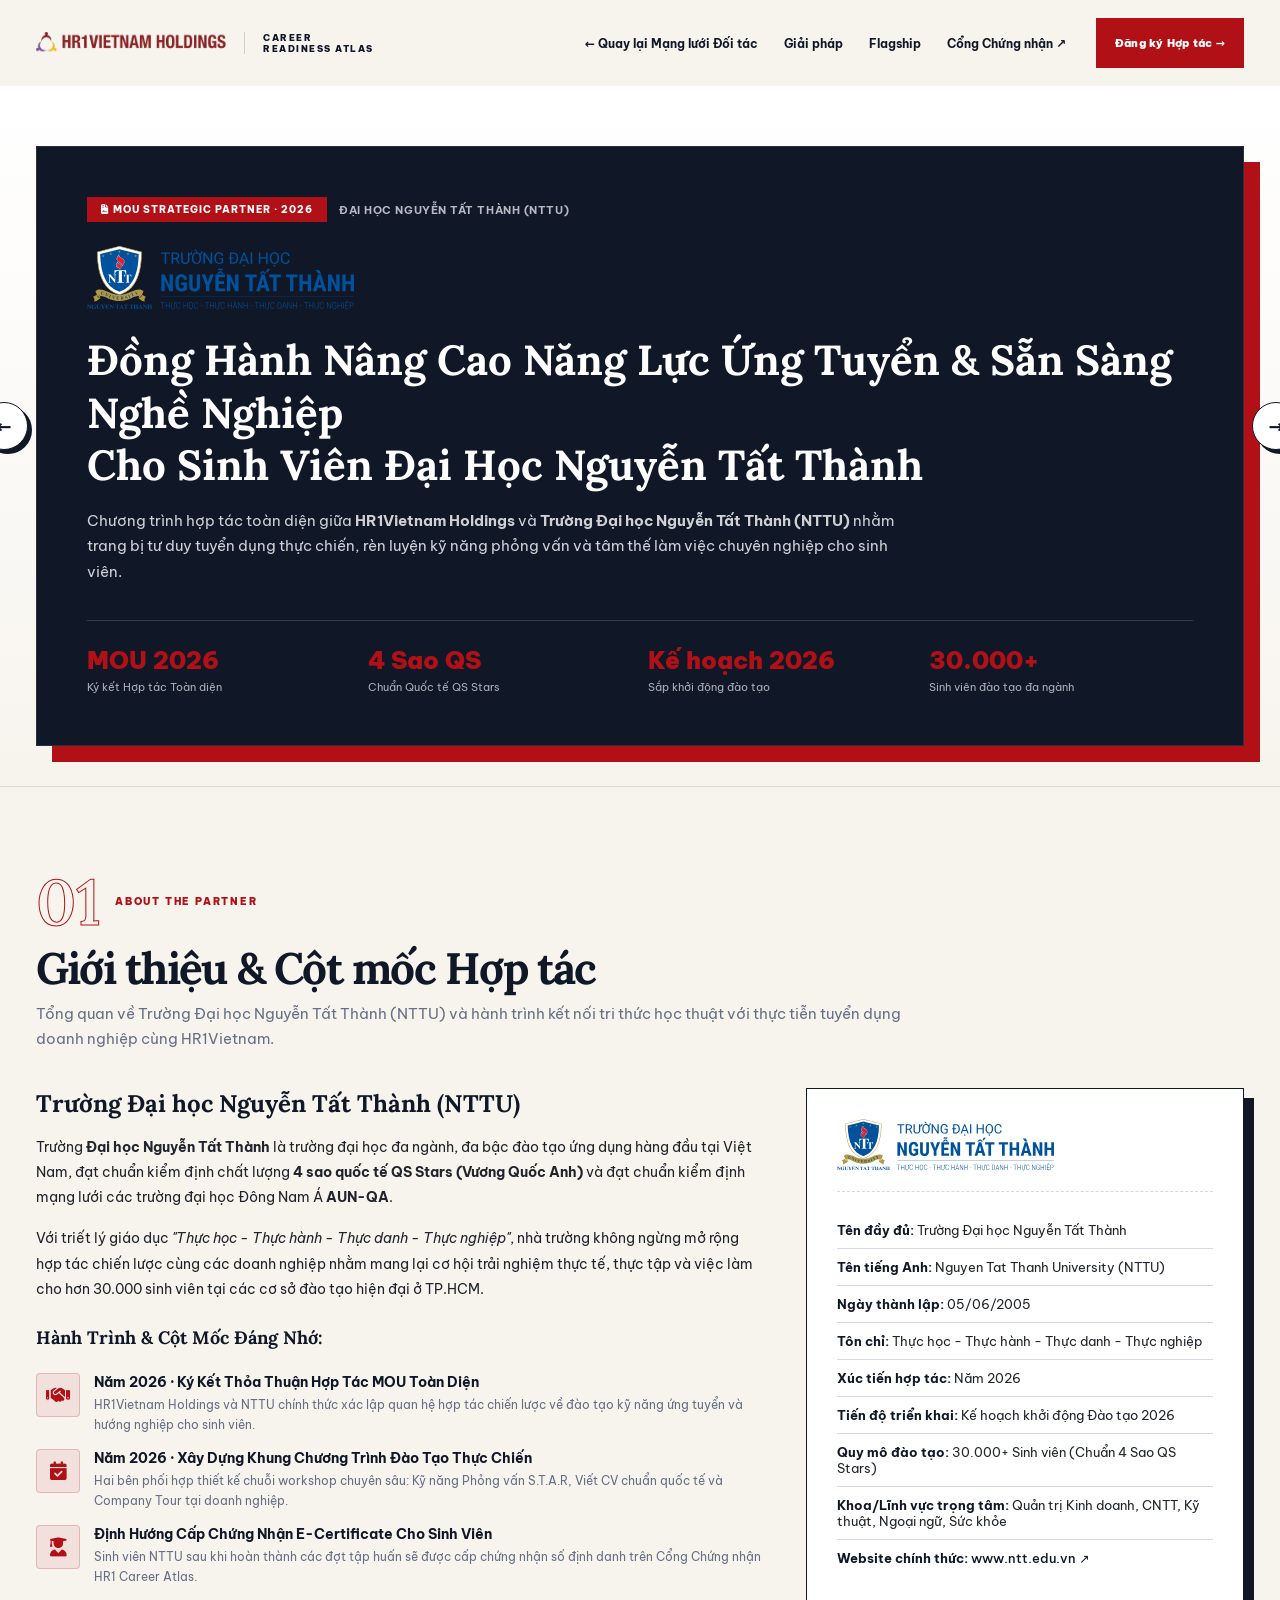
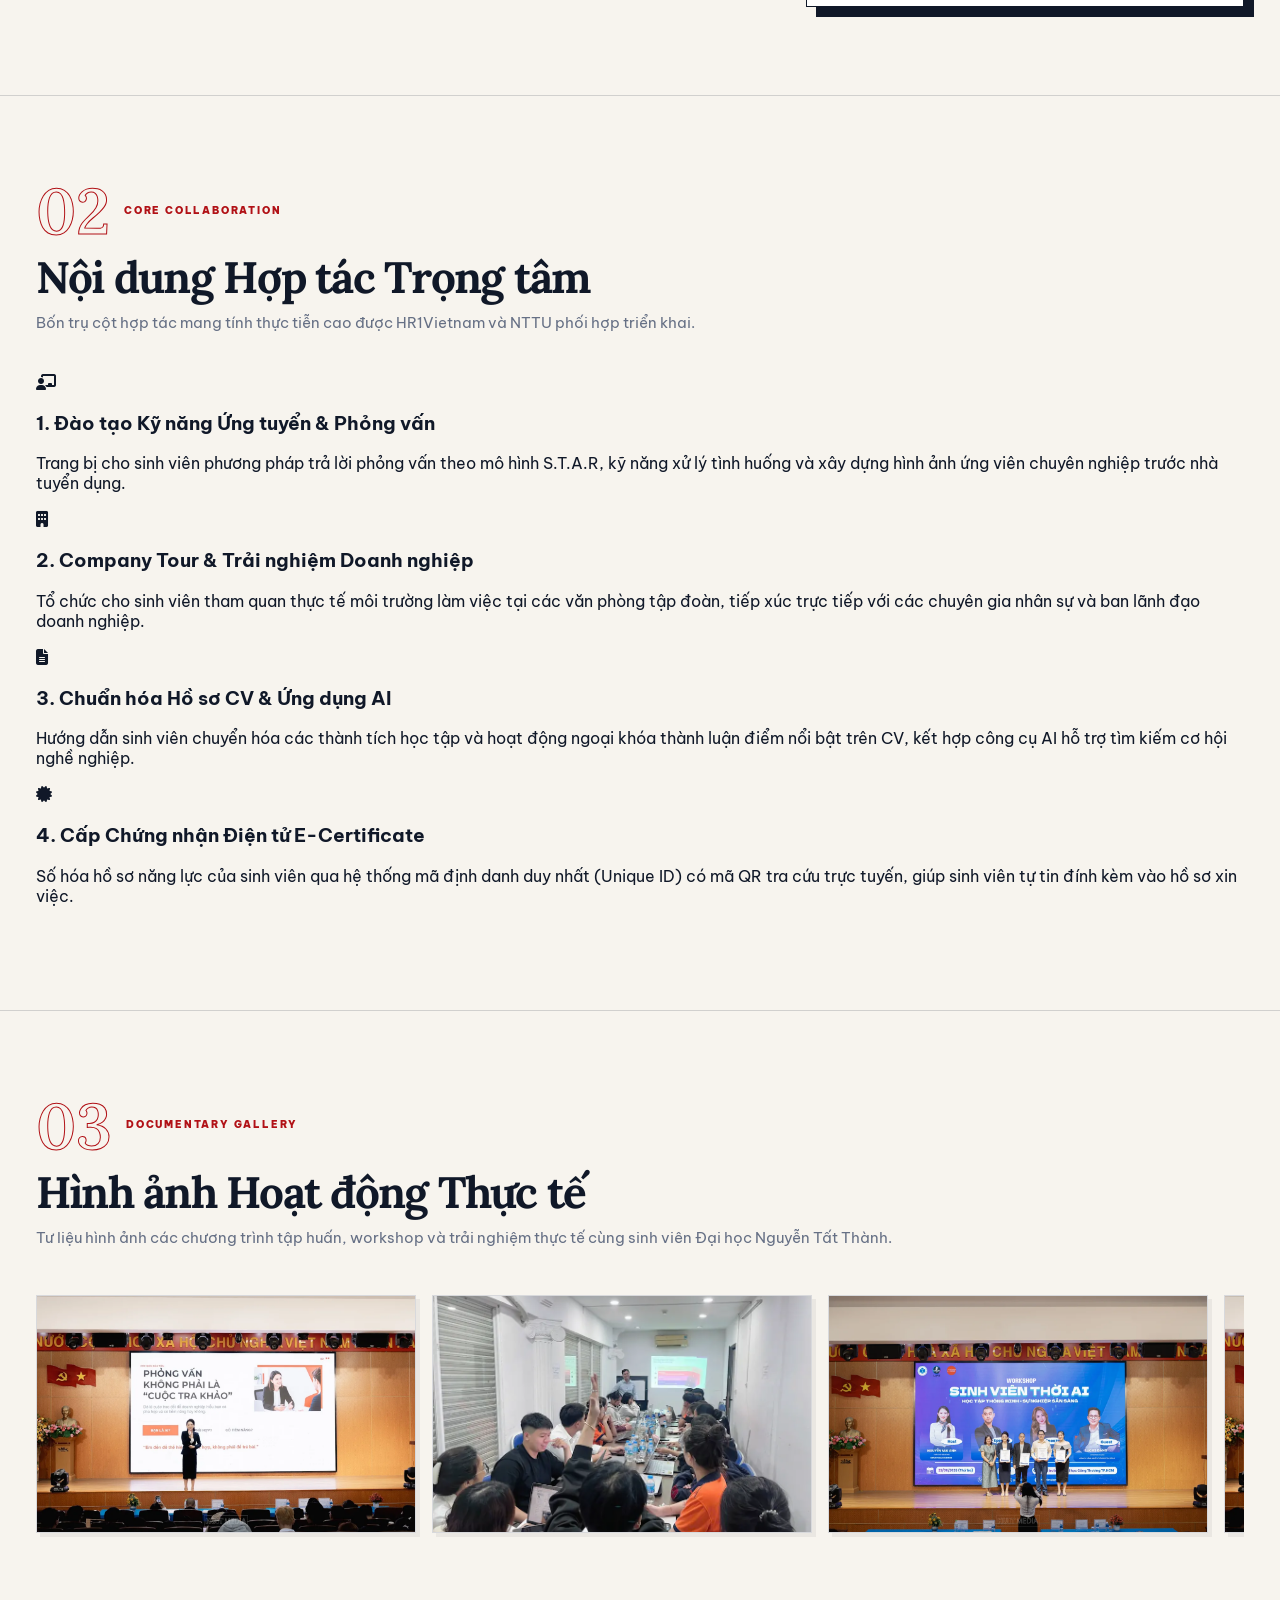
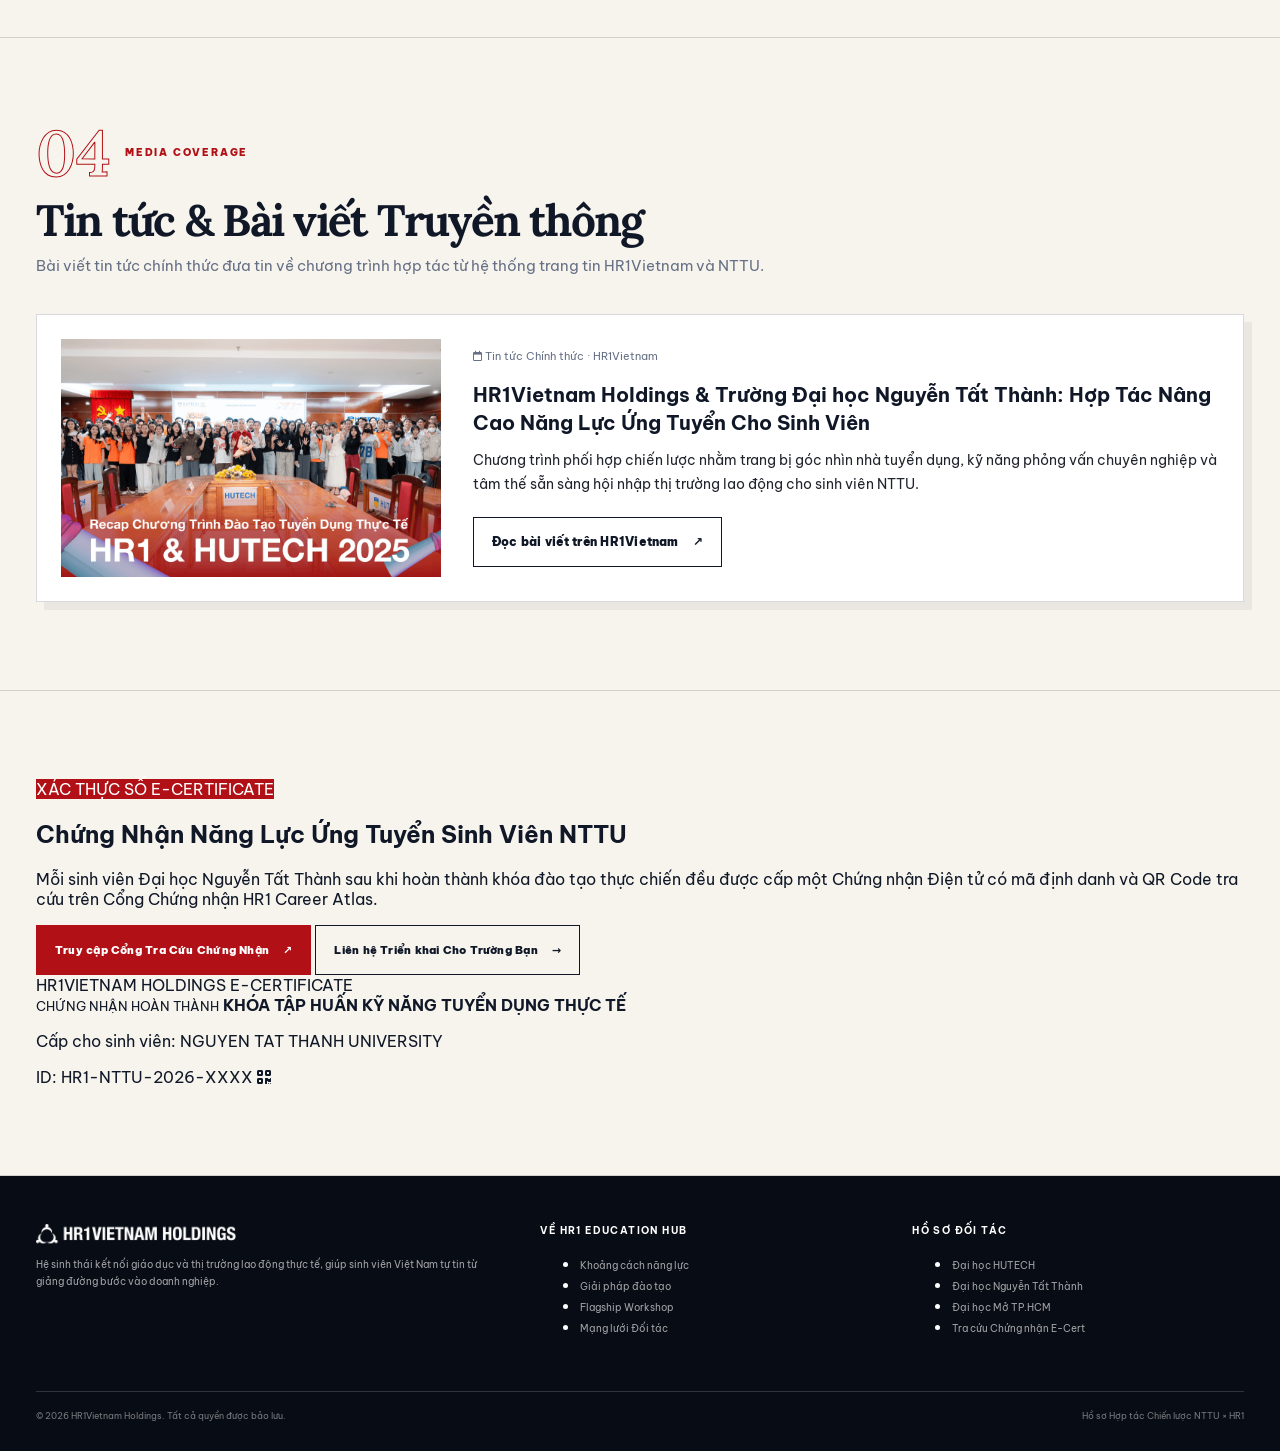
<file: partner-nttu.html>
<!DOCTYPE html>
<html lang="vi">
<head>
  <meta charset="UTF-8">
  <meta name="viewport" content="width=device-width, initial-scale=1.0">
  <title>Hồ Sơ Hợp Tác — NTTU × HR1Vietnam Holdings</title>
  <meta name="description" content="Chi tiết chương trình hợp tác MOU chiến lược giữa HR1Vietnam Holdings và Trường Đại học Nguyễn Tất Thành (NTTU).">
  <link rel="icon" href="assets/images/favicon.png" type="image/png">
  
  <!-- FONTS & ICONS -->
  <link rel="preconnect" href="https://fonts.googleapis.com">
  <link rel="preconnect" href="https://fonts.gstatic.com" crossorigin>
  <link href="https://fonts.googleapis.com/css2?family=Be+Vietnam+Pro:wght@400;500;600;700;800;900&family=Lora:ital,wght@0,500;0,600;1,500;1,600&display=swap" rel="stylesheet">
  <link rel="stylesheet" href="https://cdnjs.cloudflare.com/ajax/libs/font-awesome/6.4.0/css/all.min.css">
  
  <!-- STYLES -->
  <link rel="stylesheet" href="assets/css/styles.css">
</head>
<body class="partner-detail-page">
  <div class="scroll-progress" aria-hidden="true"></div>
  
  <!-- TOP NAV -->
  <header class="header">
    <div class="shell header-inner">
      <a class="brand" href="index.html" aria-label="Trang chủ HR1 Education Atlas">
        <img src="assets/images/hr1vietnam.png" alt="HR1Vietnam Holdings">
        <span>CAREER<br>READINESS ATLAS</span>
      </a>
      <nav class="main-nav" aria-label="Điều hướng">
        <a href="index.html#partners">← Quay lại Mạng lưới Đối tác</a>
        <a href="index.html#solutions">Giải pháp</a>
        <a href="index.html#flagship">Flagship</a>
        <a href="certificate/">Cổng Chứng nhận ↗</a>
      </nav>
      <a class="header-cta" href="index.html#contact">Đăng ký Hợp tác →</a>
    </div>
  </header>

  <main>
    <!-- HERO COVER SECTION -->
    <section class="partner-hero-section">
      <div class="shell">
        <div class="partner-hero-card" data-reveal>
          <div class="partner-hero-badge">
            <span class="mou-status-pill"><i class="fa-solid fa-file-contract"></i> MOU STRATEGIC PARTNER · 2026</span>
            <span class="partner-type-tag">ĐẠI HỌC NGUYỄN TẤT THÀNH (NTTU)</span>
          </div>

          <!-- ENLARGED SINGLE NTTU LOGO -->
          <div class="partner-logo-row single-logo">
            <div class="partner-hero-logo hutech-enlarged">
              <img src="assets/images/partners/nttu-logo.svg" alt="Logo Trường Đại học Nguyễn Tất Thành (NTTU)" style="height: 64px; object-fit: contain;">
            </div>
          </div>

          <!-- OPTIMIZED TITLE WITH LINE BREAK -->
          <h1 class="partner-hero-title">Đồng Hành Nâng Cao Năng Lực Ứng Tuyển & Sẵn Sàng Nghề Nghiệp<br>Cho Sinh Viên Đại Học Nguyễn Tất Thành</h1>
          <p class="partner-hero-lead">Chương trình hợp tác toàn diện giữa <strong>HR1Vietnam Holdings</strong> và <strong>Trường Đại học Nguyễn Tất Thành (NTTU)</strong> nhằm trang bị tư duy tuyển dụng thực chiến, rèn luyện kỹ năng phỏng vấn và tâm thế làm việc chuyên nghiệp cho sinh viên.</p>

          <div class="partner-quick-stats">
            <div class="stat-box">
              <strong>MOU 2026</strong>
              <span>Ký kết Hợp tác Toàn diện</span>
            </div>
            <div class="stat-box">
              <strong>4 Sao QS</strong>
              <span>Chuẩn Quốc tế QS Stars</span>
            </div>
            <div class="stat-box">
              <strong>Kế hoạch 2026</strong>
              <span>Sắp khởi động đào tạo</span>
            </div>
            <div class="stat-box">
              <strong>30.000+</strong>
              <span>Sinh viên đào tạo đa ngành</span>
            </div>
          </div>
        </div>
      </div>
    </section>

    <!-- SECTION 01: ABOUT THE PARTNER -->
    <section class="section partner-about-section">
      <div class="shell">
        <header class="section-head">
          <div class="section-index"><strong>01</strong><span>ABOUT THE PARTNER</span></div>
          <div>
            <h2 class="section-title">Giới thiệu & Cột mốc Hợp tác</h2>
            <p class="section-lead">Tổng quan về Trường Đại học Nguyễn Tất Thành (NTTU) và hành trình kết nối tri thức học thuật với thực tiễn tuyển dụng doanh nghiệp cùng HR1Vietnam.</p>
          </div>
        </header>

        <div class="partner-about-grid">
          <div class="partner-about-text" data-reveal>
            <h3>Trường Đại học Nguyễn Tất Thành (NTTU)</h3>
            <p>Trường <strong>Đại học Nguyễn Tất Thành</strong> là trường đại học đa ngành, đa bậc đào tạo ứng dụng hàng đầu tại Việt Nam, đạt chuẩn kiểm định chất lượng <strong>4 sao quốc tế QS Stars (Vương Quốc Anh)</strong> và đạt chuẩn kiểm định mạng lưới các trường đại học Đông Nam Á <strong>AUN-QA</strong>.</p>
            <p>Với triết lý giáo dục <em>"Thực học - Thực hành - Thực danh - Thực nghiệp"</em>, nhà trường không ngừng mở rộng hợp tác chiến lược cùng các doanh nghiệp nhằm mang lại cơ hội trải nghiệm thực tế, thực tập và việc làm cho hơn 30.000 sinh viên tại các cơ sở đào tạo hiện đại ở TP.HCM.</p>

            <h4 style="font-family: var(--serif); font-size: 18px; color: var(--ink); margin: 24px 0 12px;">Hành Trình & Cột Mốc Đáng Nhớ:</h4>
            <div class="about-highlights-list" style="padding-top: 0; border-top: 0;">
              <div class="highlight-item">
                <i class="fa-solid fa-handshake"></i>
                <div>
                  <strong>Năm 2026 · Ký Kết Thỏa Thuận Hợp Tác MOU Toàn Diện</strong>
                  <span>HR1Vietnam Holdings và NTTU chính thức xác lập quan hệ hợp tác chiến lược về đào tạo kỹ năng ứng tuyển và hướng nghiệp cho sinh viên.</span>
                </div>
              </div>
              <div class="highlight-item">
                <i class="fa-solid fa-calendar-check"></i>
                <div>
                  <strong>Năm 2026 · Xây Dựng Khung Chương Trình Đào Tạo Thực Chiến</strong>
                  <span>Hai bên phối hợp thiết kế chuỗi workshop chuyên sâu: Kỹ năng Phỏng vấn S.T.A.R, Viết CV chuẩn quốc tế và Company Tour tại doanh nghiệp.</span>
                </div>
              </div>
              <div class="highlight-item">
                <i class="fa-solid fa-user-graduate"></i>
                <div>
                  <strong>Định Hướng Cấp Chứng Nhận E-Certificate Cho Sinh Viên</strong>
                  <span>Sinh viên NTTU sau khi hoàn thành các đợt tập huấn sẽ được cấp chứng nhận số định danh trên Cổng Chứng nhận HR1 Career Atlas.</span>
                </div>
              </div>
            </div>
          </div>

          <div class="partner-about-card" data-reveal style="--delay: 150ms;">
            <div class="partner-about-logo-wrap">
              <img src="assets/images/partners/nttu-logo.svg" alt="Logo Trường Đại học Nguyễn Tất Thành (NTTU)">
            </div>
            <ul class="about-meta-list">
              <li><strong>Tên đầy đủ:</strong> Trường Đại học Nguyễn Tất Thành</li>
              <li><strong>Tên tiếng Anh:</strong> Nguyen Tat Thanh University (NTTU)</li>
              <li><strong>Ngày thành lập:</strong> 05/06/2005</li>
              <li><strong>Tôn chỉ:</strong> Thực học - Thực hành - Thực danh - Thực nghiệp</li>
              <li><strong>Xúc tiến hợp tác:</strong> Năm 2026</li>
              <li><strong>Tiến độ triển khai:</strong> Kế hoạch khởi động Đào tạo 2026</li>
              <li><strong>Quy mô đào tạo:</strong> 30.000+ Sinh viên (Chuẩn 4 Sao QS Stars)</li>
              <li><strong>Khoa/Lĩnh vực trọng tâm:</strong> Quản trị Kinh doanh, CNTT, Kỹ thuật, Ngoại ngữ, Sức khỏe</li>
              <li><strong>Website chính thức:</strong> <a href="https://ntt.edu.vn" target="_blank" rel="noopener">www.ntt.edu.vn ↗</a></li>
            </ul>
          </div>
        </div>
      </div>
    </section>

    <!-- SECTION 02: CORE COLLABORATION PILLARS -->
    <section class="section partner-pillars-section" style="background: var(--paper);">
      <div class="shell">
        <header class="section-head">
          <div class="section-index"><strong>02</strong><span>CORE COLLABORATION</span></div>
          <div>
            <h2 class="section-title">Nội dung Hợp tác Trọng tâm</h2>
            <p class="section-lead">Bốn trụ cột hợp tác mang tính thực tiễn cao được HR1Vietnam và NTTU phối hợp triển khai.</p>
          </div>
        </header>

        <div class="partner-pillars-grid">
          <article class="pillar-card" data-reveal>
            <div class="pillar-icon"><i class="fa-solid fa-chalkboard-user"></i></div>
            <h3>1. Đào tạo Kỹ năng Ứng tuyển & Phỏng vấn</h3>
            <p>Trang bị cho sinh viên phương pháp trả lời phỏng vấn theo mô hình S.T.A.R, kỹ năng xử lý tình huống và xây dựng hình ảnh ứng viên chuyên nghiệp trước nhà tuyển dụng.</p>
          </article>

          <article class="pillar-card" data-reveal style="--delay: 150ms;">
            <div class="pillar-icon"><i class="fa-solid fa-building"></i></div>
            <h3>2. Company Tour & Trải nghiệm Doanh nghiệp</h3>
            <p>Tổ chức cho sinh viên tham quan thực tế môi trường làm việc tại các văn phòng tập đoàn, tiếp xúc trực tiếp với các chuyên gia nhân sự và ban lãnh đạo doanh nghiệp.</p>
          </article>

          <article class="pillar-card" data-reveal style="--delay: 300ms;">
            <div class="pillar-icon"><i class="fa-solid fa-file-lines"></i></div>
            <h3>3. Chuẩn hóa Hồ sơ CV & Ứng dụng AI</h3>
            <p>Hướng dẫn sinh viên chuyển hóa các thành tích học tập và hoạt động ngoại khóa thành luận điểm nổi bật trên CV, kết hợp công cụ AI hỗ trợ tìm kiếm cơ hội nghề nghiệp.</p>
          </article>

          <article class="pillar-card" data-reveal style="--delay: 450ms;">
            <div class="pillar-icon"><i class="fa-solid fa-certificate"></i></div>
            <h3>4. Cấp Chứng nhận Điện tử E-Certificate</h3>
            <p>Số hóa hồ sơ năng lực của sinh viên qua hệ thống mã định danh duy nhất (Unique ID) có mã QR tra cứu trực tuyến, giúp sinh viên tự tin đính kèm vào hồ sơ xin việc.</p>
          </article>
        </div>
      </div>
    </section>

    <!-- SECTION 03: DOCUMENTARY PHOTO GALLERY SLIDER -->
    <section class="section partner-gallery-section" id="gallery">
      <div class="shell">
        <header class="section-head">
          <div class="section-index"><strong>03</strong><span>DOCUMENTARY GALLERY</span></div>
          <div class="slider-header-controls">
            <div>
              <h2 class="section-title">Hình ảnh Hoạt động Thực tế</h2>
              <p class="section-lead">Tư liệu hình ảnh các chương trình tập huấn, workshop và trải nghiệm thực tế cùng sinh viên Đại học Nguyễn Tất Thành.</p>
            </div>
            <div class="slider-nav-buttons">
              <button class="gallery-arrow partner-gallery-prev" aria-label="Xem ảnh trước">←</button>
              <button class="gallery-arrow partner-gallery-next" aria-label="Xem ảnh kế tiếp">→</button>
            </div>
          </div>
        </header>

        <!-- HORIZONTAL CAROUSEL SLIDER -->
        <div class="partner-slider-wrap" data-reveal>
          <div class="partner-gallery-slider" id="partner-gallery-slider">
            <div class="slider-photo-card">
              <img src="assets/images/workshop-interview.webp" alt="Workshop NTTU 01" loading="lazy">
            </div>
            <div class="slider-photo-card">
              <img src="assets/images/hutech-practice-session.webp" alt="Workshop NTTU 02" loading="lazy">
            </div>
            <div class="slider-photo-card">
              <img src="assets/images/workshop-dhct-01.webp" alt="Workshop NTTU 03" loading="lazy">
            </div>
            <div class="slider-photo-card">
              <img src="assets/images/workshop-dhct-02.webp" alt="Workshop NTTU 04" loading="lazy">
            </div>
            <div class="slider-photo-card">
              <img src="assets/images/workshop-dhct-03.webp" alt="Workshop NTTU 05" loading="lazy">
            </div>
          </div>
        </div>
      </div>
    </section>

    <!-- SECTION 04: MEDIA & ARTICLES -->
    <section class="section partner-media-section" style="background: var(--paper);">
      <div class="shell">
        <header class="section-head">
          <div class="section-index"><strong>04</strong><span>MEDIA COVERAGE</span></div>
          <div>
            <h2 class="section-title">Tin tức & Bài viết Truyền thông</h2>
            <p class="section-lead">Bài viết tin tức chính thức đưa tin về chương trình hợp tác từ hệ thống trang tin HR1Vietnam và NTTU.</p>
          </div>
        </header>

        <!-- SINGLE ROW ARTICLE LAYOUT -->
        <div class="articles-list-wrap" data-reveal>
          <article class="article-row-card">
            <div class="article-row-image">
              <img src="assets/images/hutech/blog-recap-thumbnail.png" alt="HR1Vietnam và Đại học Nguyễn Tất Thành hợp tác phát triển kỹ năng ứng tuyển cho sinh viên" loading="lazy">
            </div>
            <div class="article-row-content">
              <div class="article-meta-row">
                <span class="article-date"><i class="fa-regular fa-calendar"></i> Tin tức Chính thức · HR1Vietnam</span>
              </div>
              <h3>HR1Vietnam Holdings & Trường Đại học Nguyễn Tất Thành: Hợp Tác Nâng Cao Năng Lực Ứng Tuyển Cho Sinh Viên</h3>
              <p class="article-sapo">Chương trình phối hợp chiến lược nhằm trang bị góc nhìn nhà tuyển dụng, kỹ năng phỏng vấn chuyên nghiệp và tâm thế sẵn sàng hội nhập thị trường lao động cho sinh viên NTTU.</p>
              <a href="https://hr1vietnam.com" target="_blank" rel="noopener" class="button secondary article-cta-btn">Đọc bài viết trên HR1Vietnam <span>↗</span></a>
            </div>
          </article>
        </div>
      </div>
    </section>

    <!-- SECTION 05: VERIFIED CREDENTIALS PREVIEW -->
    <section class="section partner-cert-section">
      <div class="shell">
        <div class="cert-preview-card" data-reveal>
          <div class="cert-card-content">
            <span class="badge" style="background: var(--red); color: #fff;">XÁC THỰC SỐ E-CERTIFICATE</span>
            <h2>Chứng Nhận Năng Lực Ứng Tuyển Sinh Viên NTTU</h2>
            <p>Mỗi sinh viên Đại học Nguyễn Tất Thành sau khi hoàn thành khóa đào tạo thực chiến đều được cấp một Chứng nhận Điện tử có mã định danh và QR Code tra cứu trên Cổng Chứng nhận HR1 Career Atlas.</p>
            <div class="cert-actions">
              <a href="certificate/" class="button primary">Truy cập Cổng Tra Cứu Chứng Nhận <span>↗</span></a>
              <a href="index.html#contact" class="button secondary">Liên hệ Triển khai Cho Trường Bạn <span>→</span></a>
            </div>
          </div>
          <div class="cert-card-media">
            <div class="cert-mockup">
              <div class="cert-mockup-inner">
                <div class="cert-mock-header">
                  <span>HR1VIETNAM HOLDINGS</span>
                  <span>E-CERTIFICATE</span>
                </div>
                <div class="cert-mock-body">
                  <small>CHỨNG NHẬN HOÀN THÀNH</small>
                  <strong>KHÓA TẬP HUẤN KỸ NĂNG TUYỂN DỤNG THỰC TẾ</strong>
                  <p>Cấp cho sinh viên: <span>NGUYEN TAT THANH UNIVERSITY</span></p>
                </div>
                <div class="cert-mock-footer">
                  <span>ID: HR1-NTTU-2026-XXXX</span>
                  <i class="fa-solid fa-qrcode"></i>
                </div>
              </div>
            </div>
          </div>
        </div>
      </div>
    </section>
  </main>

  <!-- FOOTER -->
  <footer class="footer">
    <div class="shell">
      <div class="footer-grid">
        <div>
          <div class="brand">
            <img src="assets/images/hr1vietnam.png" alt="HR1Vietnam Holdings" style="max-height: 48px;">
          </div>
          <p class="footer-about">Hệ sinh thái kết nối giáo dục và thị trường lao động thực tế, giúp sinh viên Việt Nam tự tin từ giảng đường bước vào doanh nghiệp.</p>
        </div>
        <div class="footer-links">
          <h4>Về HR1 Education Hub</h4>
          <ul>
            <li><a href="index.html#gap">Khoảng cách năng lực</a></li>
            <li><a href="index.html#solutions">Giải pháp đào tạo</a></li>
            <li><a href="index.html#flagship">Flagship Workshop</a></li>
            <li><a href="index.html#partners">Mạng lưới Đối tác</a></li>
          </ul>
        </div>
        <div class="footer-links">
          <h4>Hồ Sơ Đối Tác</h4>
          <ul>
            <li><a href="partner-detail.html">Đại học HUTECH</a></li>
            <li><a href="partner-nttu.html">Đại học Nguyễn Tất Thành</a></li>
            <li><a href="partner-ou.html">Đại học Mở TP.HCM</a></li>
            <li><a href="certificate/">Tra cứu Chứng nhận E-Cert</a></li>
          </ul>
        </div>
      </div>
      <div class="footer-bottom">
        <span>© 2026 HR1Vietnam Holdings. Tất cả quyền được bảo lưu.</span>
        <span>Hồ sơ Hợp tác Chiến lược NTTU × HR1</span>
      </div>
    </div>
  </footer>

  <!-- SCRIPT -->
  <script src="assets/js/app.js"></script>
</body>
</html>
</file>
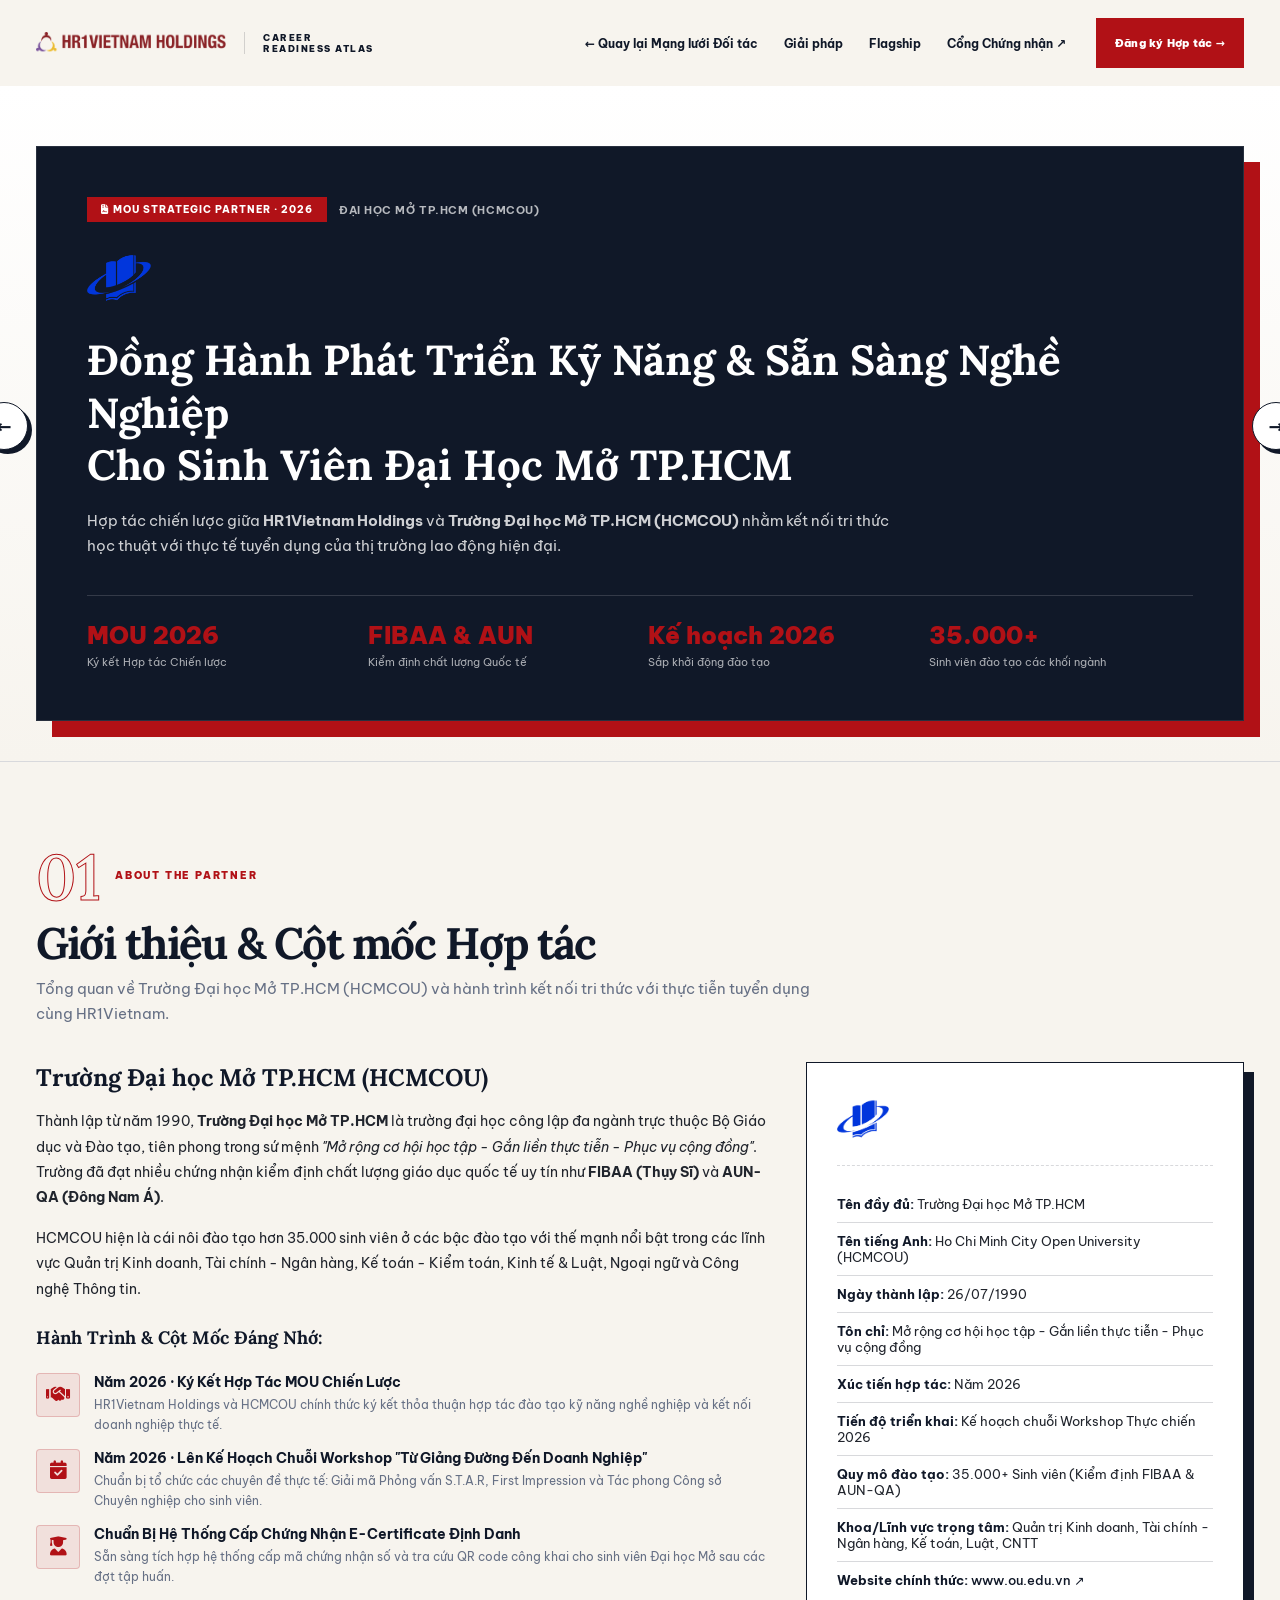
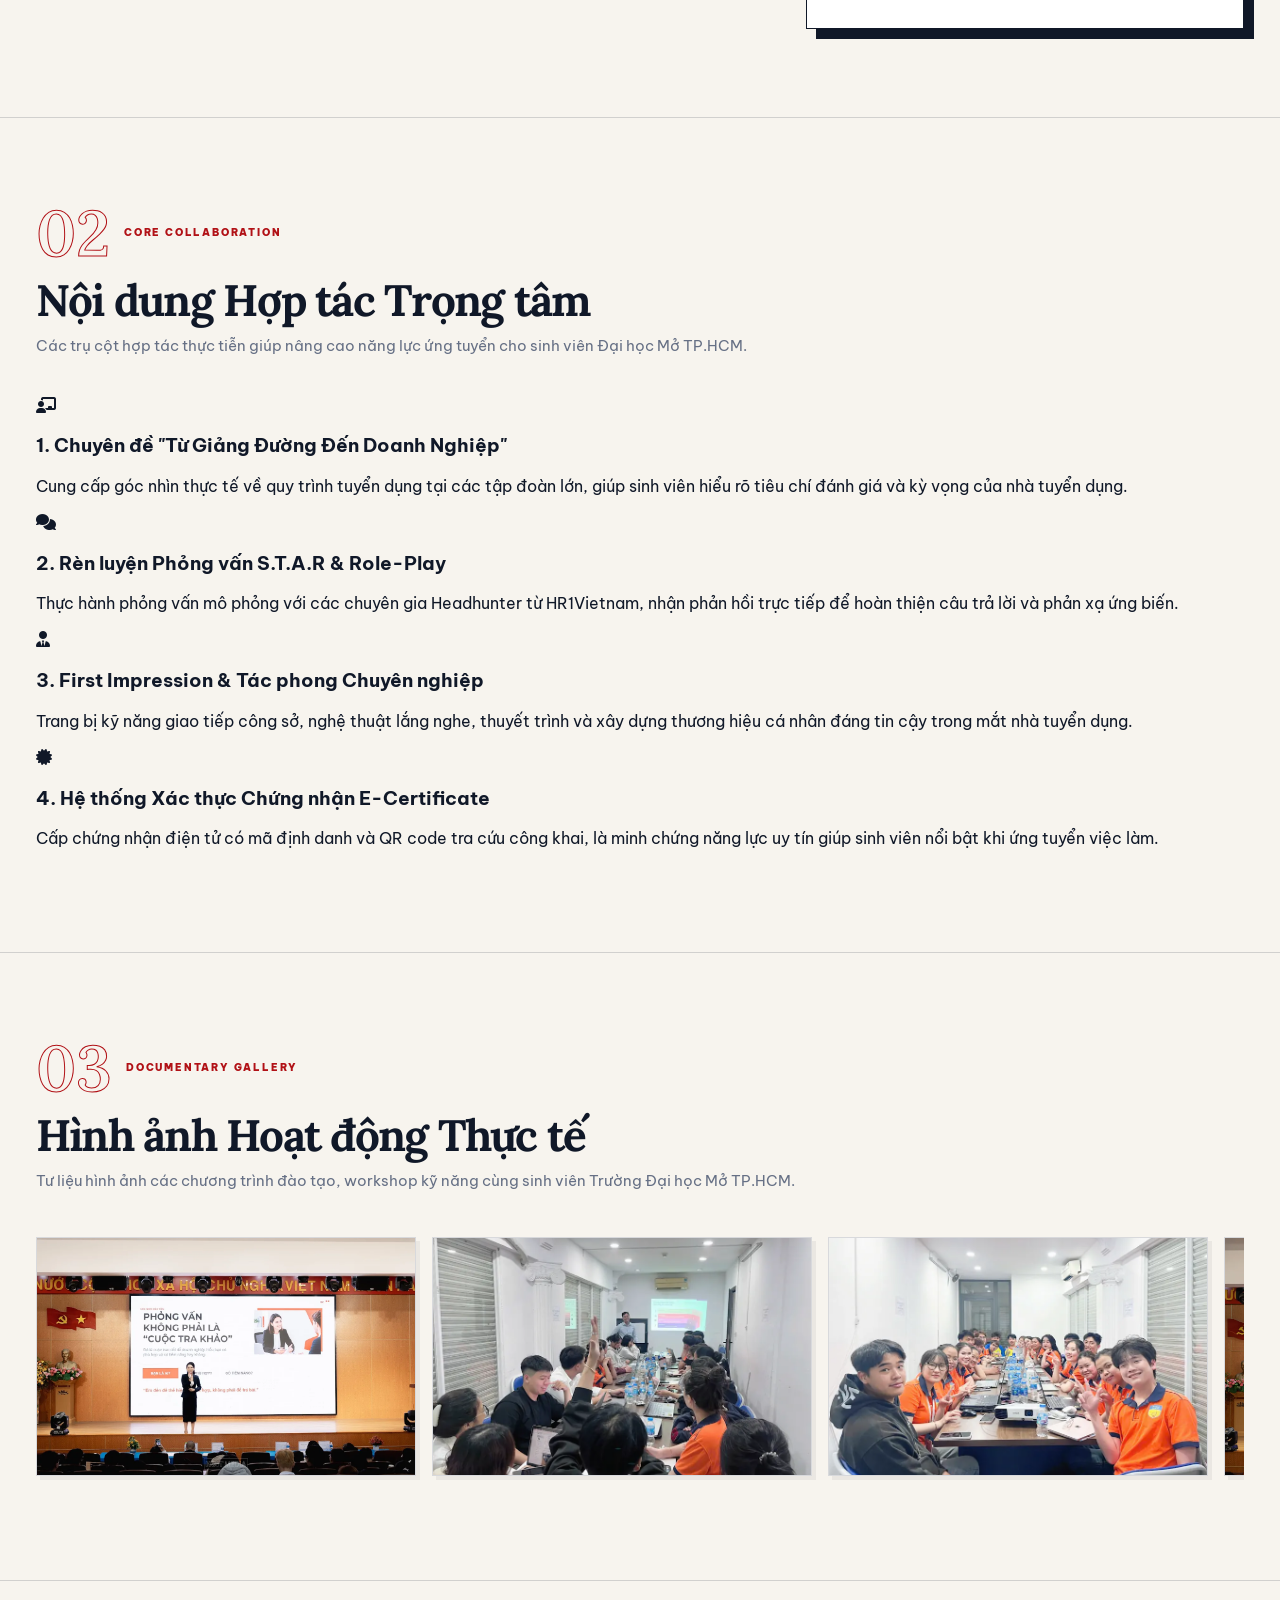
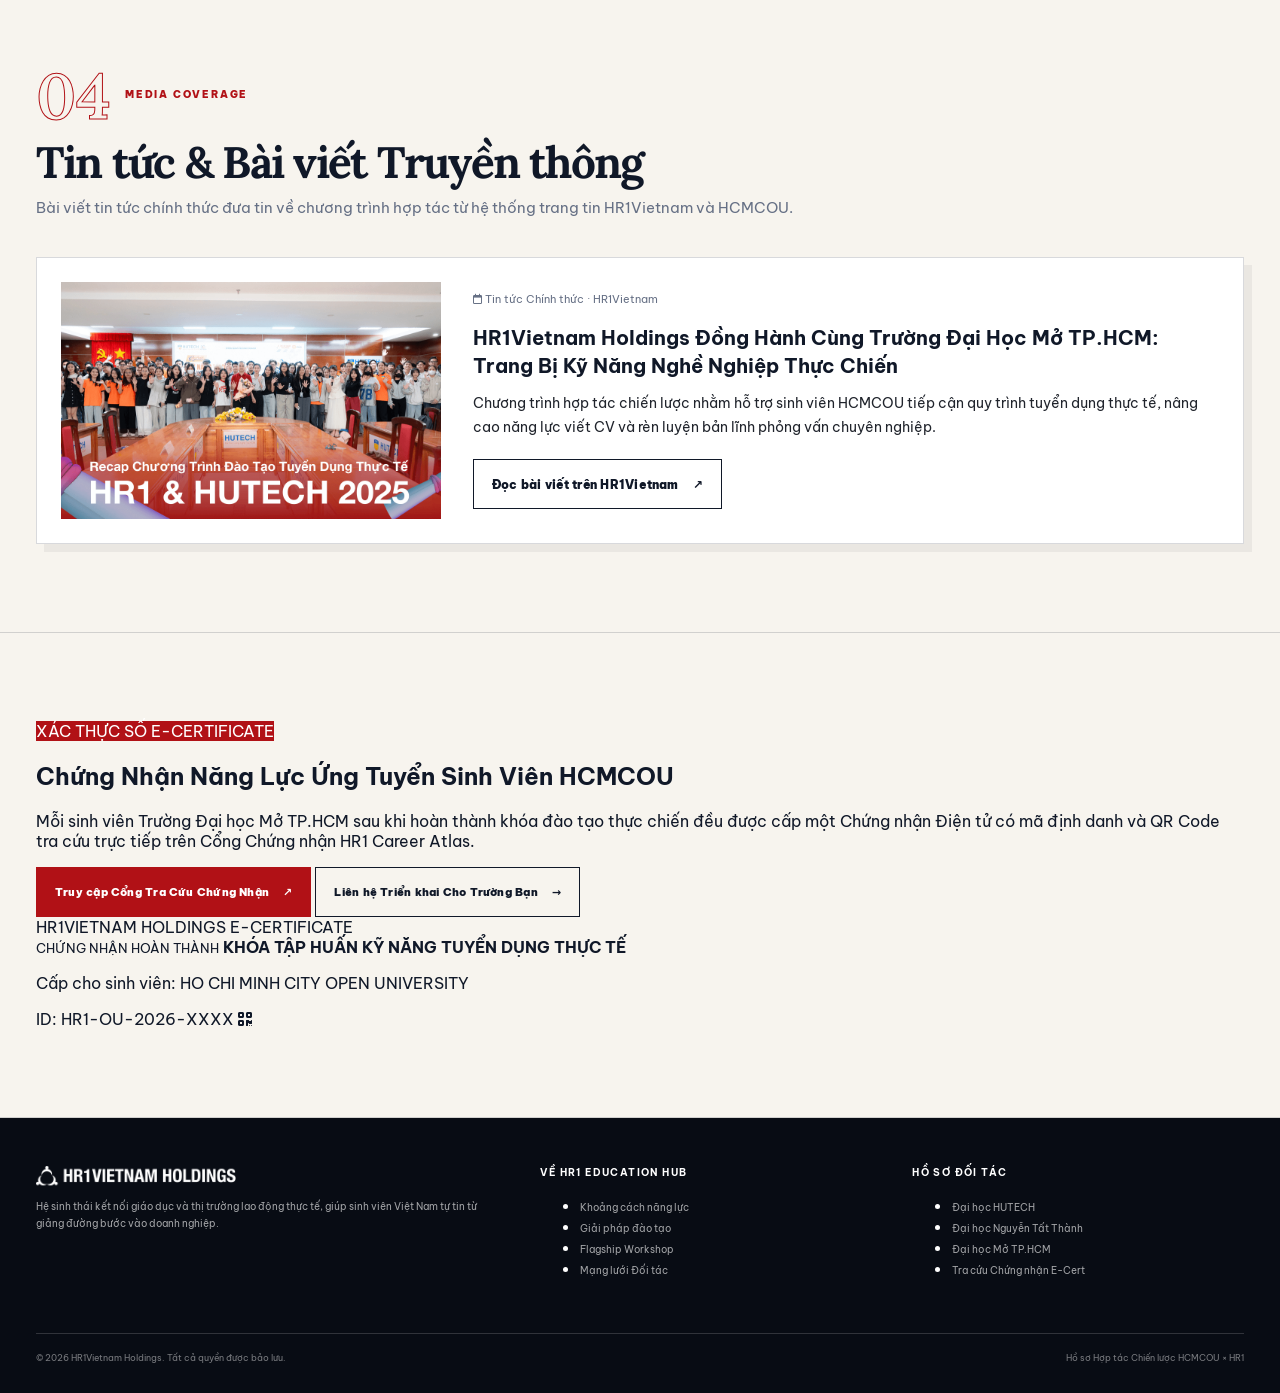
<file: partner-ou.html>
<!DOCTYPE html>
<html lang="vi">
<head>
  <meta charset="UTF-8">
  <meta name="viewport" content="width=device-width, initial-scale=1.0">
  <title>Hồ Sơ Hợp Tác — HCMCOU × HR1Vietnam Holdings</title>
  <meta name="description" content="Chi tiết chương trình hợp tác MOU chiến lược giữa HR1Vietnam Holdings và Trường Đại học Mở TP.HCM (HCMCOU).">
  <link rel="icon" href="assets/images/favicon.png" type="image/png">
  
  <!-- FONTS & ICONS -->
  <link rel="preconnect" href="https://fonts.googleapis.com">
  <link rel="preconnect" href="https://fonts.gstatic.com" crossorigin>
  <link href="https://fonts.googleapis.com/css2?family=Be+Vietnam+Pro:wght@400;500;600;700;800;900&family=Lora:ital,wght@0,500;0,600;1,500;1,600&display=swap" rel="stylesheet">
  <link rel="stylesheet" href="https://cdnjs.cloudflare.com/ajax/libs/font-awesome/6.4.0/css/all.min.css">
  
  <!-- STYLES -->
  <link rel="stylesheet" href="assets/css/styles.css">
</head>
<body class="partner-detail-page">
  <div class="scroll-progress" aria-hidden="true"></div>
  
  <!-- TOP NAV -->
  <header class="header">
    <div class="shell header-inner">
      <a class="brand" href="index.html" aria-label="Trang chủ HR1 Education Atlas">
        <img src="assets/images/hr1vietnam.png" alt="HR1Vietnam Holdings">
        <span>CAREER<br>READINESS ATLAS</span>
      </a>
      <nav class="main-nav" aria-label="Điều hướng">
        <a href="index.html#partners">← Quay lại Mạng lưới Đối tác</a>
        <a href="index.html#solutions">Giải pháp</a>
        <a href="index.html#flagship">Flagship</a>
        <a href="certificate/">Cổng Chứng nhận ↗</a>
      </nav>
      <a class="header-cta" href="index.html#contact">Đăng ký Hợp tác →</a>
    </div>
  </header>

  <main>
    <!-- HERO COVER SECTION -->
    <section class="partner-hero-section">
      <div class="shell">
        <div class="partner-hero-card" data-reveal>
          <div class="partner-hero-badge">
            <span class="mou-status-pill"><i class="fa-solid fa-file-contract"></i> MOU STRATEGIC PARTNER · 2026</span>
            <span class="partner-type-tag">ĐẠI HỌC MỞ TP.HCM (HCMCOU)</span>
          </div>

          <!-- ENLARGED SINGLE OU LOGO -->
          <div class="partner-logo-row single-logo">
            <div class="partner-hero-logo hutech-enlarged">
              <img src="assets/images/partners/ou-logo.png" alt="Logo Trường Đại học Mở TP.HCM (HCMCOU)" style="height: 64px; object-fit: contain;">
            </div>
          </div>

          <!-- OPTIMIZED TITLE WITH LINE BREAK -->
          <h1 class="partner-hero-title">Đồng Hành Phát Triển Kỹ Năng & Sẵn Sàng Nghề Nghiệp<br>Cho Sinh Viên Đại Học Mở TP.HCM</h1>
          <p class="partner-hero-lead">Hợp tác chiến lược giữa <strong>HR1Vietnam Holdings</strong> và <strong>Trường Đại học Mở TP.HCM (HCMCOU)</strong> nhằm kết nối tri thức học thuật với thực tế tuyển dụng của thị trường lao động hiện đại.</p>

          <div class="partner-quick-stats">
            <div class="stat-box">
              <strong>MOU 2026</strong>
              <span>Ký kết Hợp tác Chiến lược</span>
            </div>
            <div class="stat-box">
              <strong>FIBAA & AUN</strong>
              <span>Kiểm định chất lượng Quốc tế</span>
            </div>
            <div class="stat-box">
              <strong>Kế hoạch 2026</strong>
              <span>Sắp khởi động đào tạo</span>
            </div>
            <div class="stat-box">
              <strong>35.000+</strong>
              <span>Sinh viên đào tạo các khối ngành</span>
            </div>
          </div>
        </div>
      </div>
    </section>

    <!-- SECTION 01: ABOUT THE PARTNER -->
    <section class="section partner-about-section">
      <div class="shell">
        <header class="section-head">
          <div class="section-index"><strong>01</strong><span>ABOUT THE PARTNER</span></div>
          <div>
            <h2 class="section-title">Giới thiệu & Cột mốc Hợp tác</h2>
            <p class="section-lead">Tổng quan về Trường Đại học Mở TP.HCM (HCMCOU) và hành trình kết nối tri thức với thực tiễn tuyển dụng cùng HR1Vietnam.</p>
          </div>
        </header>

        <div class="partner-about-grid">
          <div class="partner-about-text" data-reveal>
            <h3>Trường Đại học Mở TP.HCM (HCMCOU)</h3>
            <p>Thành lập từ năm 1990, <strong>Trường Đại học Mở TP.HCM</strong> là trường đại học công lập đa ngành trực thuộc Bộ Giáo dục và Đào tạo, tiên phong trong sứ mệnh <em>"Mở rộng cơ hội học tập - Gắn liền thực tiễn - Phục vụ cộng đồng"</em>. Trường đã đạt nhiều chứng nhận kiểm định chất lượng giáo dục quốc tế uy tín như <strong>FIBAA (Thụy Sĩ)</strong> và <strong>AUN-QA (Đông Nam Á)</strong>.</p>
            <p>HCMCOU hiện là cái nôi đào tạo hơn 35.000 sinh viên ở các bậc đào tạo với thế mạnh nổi bật trong các lĩnh vực Quản trị Kinh doanh, Tài chính - Ngân hàng, Kế toán - Kiểm toán, Kinh tế & Luật, Ngoại ngữ và Công nghệ Thông tin.</p>

            <h4 style="font-family: var(--serif); font-size: 18px; color: var(--ink); margin: 24px 0 12px;">Hành Trình & Cột Mốc Đáng Nhớ:</h4>
            <div class="about-highlights-list" style="padding-top: 0; border-top: 0;">
              <div class="highlight-item">
                <i class="fa-solid fa-handshake"></i>
                <div>
                  <strong>Năm 2026 · Ký Kết Hợp Tác MOU Chiến Lược</strong>
                  <span>HR1Vietnam Holdings và HCMCOU chính thức ký kết thỏa thuận hợp tác đào tạo kỹ năng nghề nghiệp và kết nối doanh nghiệp thực tế.</span>
                </div>
              </div>
              <div class="highlight-item">
                <i class="fa-solid fa-calendar-check"></i>
                <div>
                  <strong>Năm 2026 · Lên Kế Hoạch Chuỗi Workshop "Từ Giảng Đường Đến Doanh Nghiệp"</strong>
                  <span>Chuẩn bị tổ chức các chuyên đề thực tế: Giải mã Phỏng vấn S.T.A.R, First Impression và Tác phong Công sở Chuyên nghiệp cho sinh viên.</span>
                </div>
              </div>
              <div class="highlight-item">
                <i class="fa-solid fa-user-graduate"></i>
                <div>
                  <strong>Chuẩn Bị Hệ Thống Cấp Chứng Nhận E-Certificate Định Danh</strong>
                  <span>Sẵn sàng tích hợp hệ thống cấp mã chứng nhận số và tra cứu QR code công khai cho sinh viên Đại học Mở sau các đợt tập huấn.</span>
                </div>
              </div>
            </div>
          </div>

          <div class="partner-about-card" data-reveal style="--delay: 150ms;">
            <div class="partner-about-logo-wrap">
              <img src="assets/images/partners/ou-logo.png" alt="Logo Trường Đại học Mở TP.HCM (HCMCOU)">
            </div>
            <ul class="about-meta-list">
              <li><strong>Tên đầy đủ:</strong> Trường Đại học Mở TP.HCM</li>
              <li><strong>Tên tiếng Anh:</strong> Ho Chi Minh City Open University (HCMCOU)</li>
              <li><strong>Ngày thành lập:</strong> 26/07/1990</li>
              <li><strong>Tôn chỉ:</strong> Mở rộng cơ hội học tập - Gắn liền thực tiễn - Phục vụ cộng đồng</li>
              <li><strong>Xúc tiến hợp tác:</strong> Năm 2026</li>
              <li><strong>Tiến độ triển khai:</strong> Kế hoạch chuỗi Workshop Thực chiến 2026</li>
              <li><strong>Quy mô đào tạo:</strong> 35.000+ Sinh viên (Kiểm định FIBAA & AUN-QA)</li>
              <li><strong>Khoa/Lĩnh vực trọng tâm:</strong> Quản trị Kinh doanh, Tài chính - Ngân hàng, Kế toán, Luật, CNTT</li>
              <li><strong>Website chính thức:</strong> <a href="https://ou.edu.vn" target="_blank" rel="noopener">www.ou.edu.vn ↗</a></li>
            </ul>
          </div>
        </div>
      </div>
    </section>

    <!-- SECTION 02: CORE COLLABORATION PILLARS -->
    <section class="section partner-pillars-section" style="background: var(--paper);">
      <div class="shell">
        <header class="section-head">
          <div class="section-index"><strong>02</strong><span>CORE COLLABORATION</span></div>
          <div>
            <h2 class="section-title">Nội dung Hợp tác Trọng tâm</h2>
            <p class="section-lead">Các trụ cột hợp tác thực tiễn giúp nâng cao năng lực ứng tuyển cho sinh viên Đại học Mở TP.HCM.</p>
          </div>
        </header>

        <div class="partner-pillars-grid">
          <article class="pillar-card" data-reveal>
            <div class="pillar-icon"><i class="fa-solid fa-chalkboard-user"></i></div>
            <h3>1. Chuyên đề "Từ Giảng Đường Đến Doanh Nghiệp"</h3>
            <p>Cung cấp góc nhìn thực tế về quy trình tuyển dụng tại các tập đoàn lớn, giúp sinh viên hiểu rõ tiêu chí đánh giá và kỳ vọng của nhà tuyển dụng.</p>
          </article>

          <article class="pillar-card" data-reveal style="--delay: 150ms;">
            <div class="pillar-icon"><i class="fa-solid fa-comments"></i></div>
            <h3>2. Rèn luyện Phỏng vấn S.T.A.R & Role-Play</h3>
            <p>Thực hành phỏng vấn mô phỏng với các chuyên gia Headhunter từ HR1Vietnam, nhận phản hồi trực tiếp để hoàn thiện câu trả lời và phản xạ ứng biến.</p>
          </article>

          <article class="pillar-card" data-reveal style="--delay: 300ms;">
            <div class="pillar-icon"><i class="fa-solid fa-user-tie"></i></div>
            <h3>3. First Impression & Tác phong Chuyên nghiệp</h3>
            <p>Trang bị kỹ năng giao tiếp công sở, nghệ thuật lắng nghe, thuyết trình và xây dựng thương hiệu cá nhân đáng tin cậy trong mắt nhà tuyển dụng.</p>
          </article>

          <article class="pillar-card" data-reveal style="--delay: 450ms;">
            <div class="pillar-icon"><i class="fa-solid fa-certificate"></i></div>
            <h3>4. Hệ thống Xác thực Chứng nhận E-Certificate</h3>
            <p>Cấp chứng nhận điện tử có mã định danh và QR code tra cứu công khai, là minh chứng năng lực uy tín giúp sinh viên nổi bật khi ứng tuyển việc làm.</p>
          </article>
        </div>
      </div>
    </section>

    <!-- SECTION 03: DOCUMENTARY PHOTO GALLERY SLIDER -->
    <section class="section partner-gallery-section" id="gallery">
      <div class="shell">
        <header class="section-head">
          <div class="section-index"><strong>03</strong><span>DOCUMENTARY GALLERY</span></div>
          <div class="slider-header-controls">
            <div>
              <h2 class="section-title">Hình ảnh Hoạt động Thực tế</h2>
              <p class="section-lead">Tư liệu hình ảnh các chương trình đào tạo, workshop kỹ năng cùng sinh viên Trường Đại học Mở TP.HCM.</p>
            </div>
            <div class="slider-nav-buttons">
              <button class="gallery-arrow partner-gallery-prev" aria-label="Xem ảnh trước">←</button>
              <button class="gallery-arrow partner-gallery-next" aria-label="Xem ảnh kế tiếp">→</button>
            </div>
          </div>
        </header>

        <!-- HORIZONTAL CAROUSEL SLIDER -->
        <div class="partner-slider-wrap" data-reveal>
          <div class="partner-gallery-slider" id="partner-gallery-slider">
            <div class="slider-photo-card">
              <img src="assets/images/workshop-interview.webp" alt="Workshop HCMCOU 01" loading="lazy">
            </div>
            <div class="slider-photo-card">
              <img src="assets/images/hutech-practice-session.webp" alt="Workshop HCMCOU 02" loading="lazy">
            </div>
            <div class="slider-photo-card">
              <img src="assets/images/hutech-practice-team.webp" alt="Workshop HCMCOU 03" loading="lazy">
            </div>
            <div class="slider-photo-card">
              <img src="assets/images/workshop-dhct-01.webp" alt="Workshop HCMCOU 04" loading="lazy">
            </div>
            <div class="slider-photo-card">
              <img src="assets/images/workshop-dhct-02.webp" alt="Workshop HCMCOU 05" loading="lazy">
            </div>
          </div>
        </div>
      </div>
    </section>

    <!-- SECTION 04: MEDIA & ARTICLES -->
    <section class="section partner-media-section" style="background: var(--paper);">
      <div class="shell">
        <header class="section-head">
          <div class="section-index"><strong>04</strong><span>MEDIA COVERAGE</span></div>
          <div>
            <h2 class="section-title">Tin tức & Bài viết Truyền thông</h2>
            <p class="section-lead">Bài viết tin tức chính thức đưa tin về chương trình hợp tác từ hệ thống trang tin HR1Vietnam và HCMCOU.</p>
          </div>
        </header>

        <!-- SINGLE ROW ARTICLE LAYOUT -->
        <div class="articles-list-wrap" data-reveal>
          <article class="article-row-card">
            <div class="article-row-image">
              <img src="assets/images/hutech/blog-recap-thumbnail.png" alt="HR1Vietnam và Đại học Mở TP.HCM hợp tác chiến lược đào tạo kỹ năng ứng tuyển" loading="lazy">
            </div>
            <div class="article-row-content">
              <div class="article-meta-row">
                <span class="article-date"><i class="fa-regular fa-calendar"></i> Tin tức Chính thức · HR1Vietnam</span>
              </div>
              <h3>HR1Vietnam Holdings Đồng Hành Cùng Trường Đại Học Mở TP.HCM: Trang Bị Kỹ Năng Nghề Nghiệp Thực Chiến</h3>
              <p class="article-sapo">Chương trình hợp tác chiến lược nhằm hỗ trợ sinh viên HCMCOU tiếp cận quy trình tuyển dụng thực tế, nâng cao năng lực viết CV và rèn luyện bản lĩnh phỏng vấn chuyên nghiệp.</p>
              <a href="https://hr1vietnam.com" target="_blank" rel="noopener" class="button secondary article-cta-btn">Đọc bài viết trên HR1Vietnam <span>↗</span></a>
            </div>
          </article>
        </div>
      </div>
    </section>

    <!-- SECTION 05: VERIFIED CREDENTIALS PREVIEW -->
    <section class="section partner-cert-section">
      <div class="shell">
        <div class="cert-preview-card" data-reveal>
          <div class="cert-card-content">
            <span class="badge" style="background: var(--red); color: #fff;">XÁC THỰC SỐ E-CERTIFICATE</span>
            <h2>Chứng Nhận Năng Lực Ứng Tuyển Sinh Viên HCMCOU</h2>
            <p>Mỗi sinh viên Trường Đại học Mở TP.HCM sau khi hoàn thành khóa đào tạo thực chiến đều được cấp một Chứng nhận Điện tử có mã định danh và QR Code tra cứu trực tiếp trên Cổng Chứng nhận HR1 Career Atlas.</p>
            <div class="cert-actions">
              <a href="certificate/" class="button primary">Truy cập Cổng Tra Cứu Chứng Nhận <span>↗</span></a>
              <a href="index.html#contact" class="button secondary">Liên hệ Triển khai Cho Trường Bạn <span>→</span></a>
            </div>
          </div>
          <div class="cert-card-media">
            <div class="cert-mockup">
              <div class="cert-mockup-inner">
                <div class="cert-mock-header">
                  <span>HR1VIETNAM HOLDINGS</span>
                  <span>E-CERTIFICATE</span>
                </div>
                <div class="cert-mock-body">
                  <small>CHỨNG NHẬN HOÀN THÀNH</small>
                  <strong>KHÓA TẬP HUẤN KỸ NĂNG TUYỂN DỤNG THỰC TẾ</strong>
                  <p>Cấp cho sinh viên: <span>HO CHI MINH CITY OPEN UNIVERSITY</span></p>
                </div>
                <div class="cert-mock-footer">
                  <span>ID: HR1-OU-2026-XXXX</span>
                  <i class="fa-solid fa-qrcode"></i>
                </div>
              </div>
            </div>
          </div>
        </div>
      </div>
    </section>
  </main>

  <!-- FOOTER -->
  <footer class="footer">
    <div class="shell">
      <div class="footer-grid">
        <div>
          <div class="brand">
            <img src="assets/images/hr1vietnam.png" alt="HR1Vietnam Holdings" style="max-height: 48px;">
          </div>
          <p class="footer-about">Hệ sinh thái kết nối giáo dục và thị trường lao động thực tế, giúp sinh viên Việt Nam tự tin từ giảng đường bước vào doanh nghiệp.</p>
        </div>
        <div class="footer-links">
          <h4>Về HR1 Education Hub</h4>
          <ul>
            <li><a href="index.html#gap">Khoảng cách năng lực</a></li>
            <li><a href="index.html#solutions">Giải pháp đào tạo</a></li>
            <li><a href="index.html#flagship">Flagship Workshop</a></li>
            <li><a href="index.html#partners">Mạng lưới Đối tác</a></li>
          </ul>
        </div>
        <div class="footer-links">
          <h4>Hồ Sơ Đối Tác</h4>
          <ul>
            <li><a href="partner-detail.html">Đại học HUTECH</a></li>
            <li><a href="partner-nttu.html">Đại học Nguyễn Tất Thành</a></li>
            <li><a href="partner-ou.html">Đại học Mở TP.HCM</a></li>
            <li><a href="certificate/">Tra cứu Chứng nhận E-Cert</a></li>
          </ul>
        </div>
      </div>
      <div class="footer-bottom">
        <span>© 2026 HR1Vietnam Holdings. Tất cả quyền được bảo lưu.</span>
        <span>Hồ sơ Hợp tác Chiến lược HCMCOU × HR1</span>
      </div>
    </div>
  </footer>

  <!-- SCRIPT -->
  <script src="assets/js/app.js"></script>
</body>
</html>
</file>
<file: assets/css/styles.css>
@import url('https://fonts.googleapis.com/css2?family=Be+Vietnam+Pro:wght@400;500;600;700;800;900&family=Lora:ital,wght@0,500;0,600;1,500;1,600&display=swap');

:root{
  --paper:#F7F4EE;
  --paper-2:#EEE9DF;
  --white:#FFFFFF;
  --ink:#101828;
  --graphite:#20242C;
  --muted:#667085;
  --line:rgba(16,24,40,.16);
  --red:#B11116;
  --deep-red:#892226;
  --red-soft:#F4E4E4;
  --gold:#EABB32;
  --sans:'Be Vietnam Pro',system-ui,-apple-system,Segoe UI,Arial,sans-serif;
  --serif:'Lora',Georgia,serif;
  --ease:cubic-bezier(.16,1,.3,1);
  --max:1440px;
}
*{box-sizing:border-box}
html{scroll-behavior:smooth}
body{margin:0;overflow-x:hidden;background:var(--paper);color:var(--ink);font-family:var(--sans);-webkit-font-smoothing:antialiased}
img{display:block;max-width:100%}
a{color:inherit;text-decoration:none}
button,input,select,textarea{font:inherit}
button{color:inherit}
::selection{background:var(--red);color:#fff}
.shell{width:min(var(--max),calc(100% - 72px));margin-inline:auto}
.readable{max-width:760px}
.scroll-progress{position:fixed;z-index:999;inset:0 0 auto;height:4px;transform:scaleX(0);transform-origin:left;background:var(--red);pointer-events:none}
.site-ribbon{background:var(--deep-red);color:#fff;font-size:10px;font-weight:800;letter-spacing:.16em;text-transform:uppercase}
.ribbon-inner{display:flex;min-height:32px;align-items:center;justify-content:space-between;gap:24px}
.site-header{position:sticky;top:0;z-index:90;border-bottom:1px solid var(--line);background:rgba(247,244,238,.88);backdrop-filter:blur(18px) saturate(1.15)}
.header-inner{display:grid;min-height:86px;grid-template-columns:1fr auto auto;align-items:center;gap:30px}
.brand{display:flex;align-items:center;gap:18px}
.brand img{width:190px;height:auto}
.brand span{padding-left:18px;border-left:1px solid var(--line);font-size:9px;font-weight:900;letter-spacing:.17em;text-transform:uppercase}
.main-nav{display:flex;align-items:center;gap:26px}
.main-nav a{position:relative;padding-block:12px;font-size:12px;font-weight:700}
.main-nav a::after{content:"";position:absolute;right:0;bottom:5px;left:0;height:2px;transform:scaleX(0);transform-origin:left;background:var(--red);transition:transform .3s var(--ease)}
.main-nav a:hover::after,.main-nav a:focus-visible::after{transform:scaleX(1)}
.header-cta,.button{display:inline-flex;min-height:50px;align-items:center;justify-content:center;gap:14px;padding:0 18px;border:1px solid var(--ink);background:transparent;font-size:11px;font-weight:850;letter-spacing:.02em;cursor:pointer;transition:transform .35s var(--ease),box-shadow .35s var(--ease),background .25s}
.header-cta,.button.primary{border-color:var(--red);background:var(--red);color:#fff}
.button.light{border-color:#fff;background:#fff;color:var(--ink)}
.button:hover,.header-cta:hover{transform:translateY(-5px);box-shadow:7px 7px 0 var(--ink)}
.mobile-toggle{display:none;width:48px;height:48px;border:1px solid var(--line);background:transparent}
.mobile-toggle span{display:block;width:20px;height:2px;margin:5px auto;background:var(--ink)}
.hero{position:relative;isolation:isolate;overflow:hidden;min-height:calc(100vh - 118px);border-bottom:1px solid var(--line)}
.hero::before{content:"";position:absolute;inset:0;z-index:-2;background:linear-gradient(rgba(16,24,40,.045) 1px,transparent 1px),linear-gradient(90deg,rgba(16,24,40,.045) 1px,transparent 1px);background-size:42px 42px;mask-image:linear-gradient(to right,#000,transparent 72%)}
.hero-rail{position:absolute;top:0;bottom:44px;left:0;display:flex;width:38px;align-items:center;flex-direction:column;padding-block:28px 14px;border-right:1px solid var(--line);pointer-events:none}
.hero-rail span{writing-mode:vertical-rl;font-size:8px;font-weight:900;letter-spacing:.19em}
.hero-rail i{width:1px;flex:1;margin-block:18px;background:var(--line)}
.hero-grid{display:grid;min-height:calc(100vh - 118px);grid-template-columns:minmax(0,1.25fr) minmax(420px,.85fr);gap:44px;align-items:center;padding:56px 0 56px 30px}
.hero-copy{padding-right:10px}
.micro-label{display:inline-flex;align-items:center;gap:10px;color:var(--deep-red);font-size:9px;font-weight:900;letter-spacing:.18em;text-transform:uppercase}
.micro-label::before{content:"";width:34px;height:2px;background:var(--red)}
.hero h1{margin:28px 0 0;font-size:clamp(64px,8vw,124px);font-weight:900;letter-spacing:-.075em;line-height:.81;text-transform:uppercase}
.hero h1 span,.hero h1 em{display:block}
.hero h1 em{margin-left:9%;color:var(--red);font-family:var(--serif);font-size:.84em;font-weight:500;letter-spacing:-.06em;line-height:1.15;text-transform:none}
.hero-sub{max-width:610px;margin:32px 0 0;color:var(--graphite);font-size:17.5px;font-weight:600;line-height:1.55}
.hero-intro{max-width:670px;margin:14px 0 0;color:var(--muted);font-size:14px;line-height:1.75}
.hero-actions{display:flex;flex-wrap:wrap;gap:10px;margin-top:24px}
.journey-line{display:grid;grid-template-columns:repeat(4,1fr);gap:0;margin-top:40px;border-top:1px solid var(--line);border-bottom:1px solid var(--line)}
.journey-node{position:relative;padding:15px 16px 16px 0}
.journey-node:not(:last-child)::after{content:"";position:absolute;top:50%;right:10px;width:24px;height:1px;background:var(--red);transform-origin:left;animation:linePulse 3.8s ease-in-out infinite}
.journey-node small{display:block;color:var(--red);font-size:8px;font-weight:900;letter-spacing:.15em}
.journey-node strong{display:block;margin-top:6px;font-size:11px}
.hero-media{position:relative;min-height:600px}
.media-main{position:absolute;inset:24px 18px 130px 0;overflow:hidden;background:var(--ink);box-shadow:20px 20px 0 var(--deep-red)}
.media-main img{width:100%;height:100%;object-fit:cover;object-position:center;filter:saturate(.88) contrast(1.02)}
.media-main::after{content:"";position:absolute;inset:0;background:linear-gradient(180deg,transparent 58%,rgba(16,24,40,.72))}
.media-label{position:absolute;z-index:2;right:26px;bottom:22px;left:26px;display:flex;align-items:end;justify-content:space-between;color:#fff}
.media-label small{display:block;color:rgba(255,255,255,.72);font-size:8px;font-weight:800;letter-spacing:.14em}
.media-label strong{display:block;margin-top:6px;font-size:19px}
.video-chip{position:absolute;z-index:4;left:0;right:18px;bottom:36px;display:flex;align-items:center;gap:18px;padding:14px 20px;background:var(--white);box-shadow:10px 10px 0 var(--ink);cursor:pointer;transition:transform .3s var(--ease),box-shadow .3s var(--ease),opacity .85s var(--ease) var(--delay,0ms),filter .85s var(--ease) var(--delay,0ms)}
.video-chip.visible:hover{transform:translate(-4px,-4px);box-shadow:14px 14px 0 var(--ink)}
.video-chip button{display:grid;width:52px;height:52px;place-items:center;border:0;border-radius:50%;background:var(--red);color:#fff;cursor:pointer;flex-shrink:0}
.video-chip p{margin:0;font-size:12px;font-weight:750;line-height:1.4}
.video-chip small{display:block;margin-top:4px;color:var(--muted);font-size:9px}
.video-chip-info{display:flex;flex-direction:column;justify-content:center}
.metric-strip{display:grid;grid-template-columns:repeat(4,1fr);border-top:1px solid var(--line);border-bottom:1px solid var(--line);background:var(--white)}
.metric{padding:22px 26px;border-right:1px solid var(--line)}
.metric:first-child{padding-left:52px}
.metric:last-child{border-right:0}
.metric strong{display:block;color:var(--red);font-family:var(--serif);font-size:32px}
.metric span{display:block;margin-top:4px;color:var(--muted);font-size:10px;font-weight:700}
.kinetic{overflow:hidden;border-bottom:1px solid var(--line);background:var(--red);color:#fff;white-space:nowrap}
.kinetic-track{display:inline-flex;padding-block:12px;animation:marquee 24s linear infinite}
.kinetic-track span{padding-right:40px;font-size:11px;font-weight:900;letter-spacing:.14em;text-transform:uppercase}
.section{padding:88px 0;border-bottom:1px solid var(--line)}
.section-head{display:flex;flex-direction:column;align-items:flex-start;gap:12px;margin-bottom:42px;width:100%}
.section-index{display:inline-flex;align-items:baseline;gap:16px;margin-bottom:2px}
.section-index strong{display:inline-block;color:transparent;-webkit-text-stroke:1px var(--red);font-family:var(--serif);font-size:64px;font-weight:600;line-height:.85;transition:color 0.35s var(--ease),-webkit-text-stroke 0.35s var(--ease),transform 0.35s var(--ease)}
.section-index:hover strong{color:var(--red);transform:translateY(-4px)}
.why-section .section-index strong,
.case-section .section-index strong{
  -webkit-text-stroke-color: var(--white);
}
.why-section .section-index:hover strong,
.case-section .section-index:hover strong{
  color: var(--white);
  -webkit-text-stroke-color: var(--white);
  transform: translateY(-4px);
}
.section-index span{padding-bottom:2px;color:var(--red);font-size:10px;font-weight:900;letter-spacing:.18em;text-transform:uppercase}
.why-section .section-index span,
.case-section .section-index span{
  color: rgba(255,255,255,0.85);
}
.section-title{margin:0;font-size:clamp(34px,4.2vw,58px);font-weight:850;letter-spacing:-.04em;line-height:1.22;max-width:100%;width:100%;text-wrap:balance}
.section-title em{color:var(--red);font-family:var(--serif);font-weight:500;font-style:italic}
.section-lead{max-width:860px;margin:4px 0 0;color:var(--muted);font-size:15.5px;line-height:1.78;text-wrap:pretty}
.gap-layout{display:grid;grid-template-columns:.85fr 1.15fr;gap:70px}
.gap-sticky{position:sticky;top:130px;align-self:start}
.gap-text-card{padding:28px;border:1px solid var(--line);background:var(--white);margin-bottom:16px}
.gap-text-card blockquote{margin:0;font-family:var(--serif);font-size:27px;line-height:1.45}
.gap-text-card p{margin:18px 0 0;color:var(--muted);font-size:12px;line-height:1.7}
.editorial-list{border-top:1px solid var(--line)}
.editorial-row{display:grid;grid-template-columns:100px 1fr;gap:30px;padding:34px 0;border-bottom:1px solid var(--line)}
.editorial-no{position:relative;color:var(--red);font-family:var(--serif);font-size:42px}
.editorial-no::after{content:"HR1 INDEX";position:absolute;top:52px;left:4px;color:var(--muted);font-family:var(--sans);font-size:7px;font-weight:900;letter-spacing:.14em;white-space:nowrap}
.editorial-row h3{margin:0;font-size:24px}
.editorial-row p{margin:10px 0 0;color:var(--muted);font-size:13px;line-height:1.75}
.why-section{background:var(--ink);color:#fff}
.why-section .section-lead,.why-section .section-index span{color:rgba(255,255,255,.68)}
.capability-layout{display:grid;grid-template-columns:.75fr 1.25fr;gap:72px;align-items:center}
.capability-copy p{color:rgba(255,255,255,.68);font-size:14px;line-height:1.8}
.capability-quote{margin-top:26px;padding:22px;border-left:3px solid var(--red);background:rgba(255,255,255,.055);font-family:var(--serif);font-size:20px;line-height:1.5}
.capability-map{position:relative;min-height:580px}
.capability-center{position:absolute;top:50%;left:50%;display:grid;width:210px;height:210px;place-items:center;transform:translate(-50%,-50%);border:1px solid rgba(255,255,255,.34);border-radius:50%;background:var(--deep-red);text-align:center;box-shadow:0 0 0 40px rgba(255,255,255,.03),0 0 0 80px rgba(255,255,255,.018)}
.capability-center strong{font-family:var(--serif);font-size:27px}
.capability-node{position:absolute;width:210px;padding:20px;border:1px solid rgba(255,255,255,.23);background:#171F30}
.capability-node img{width:46px;height:46px;filter:brightness(0) invert(1)}
.capability-node h3{margin:14px 0 0;font-size:16px}
.capability-node p{margin:7px 0 0;color:rgba(255,255,255,.62);font-size:11px;line-height:1.55}
.node-a{top:0;left:0}.node-b{top:0;right:0}.node-c{bottom:0;left:0}.node-d{right:0;bottom:0}
.map-line{position:absolute;top:50%;left:50%;width:1px;height:210px;background:linear-gradient(var(--red),transparent);transform-origin:top}
.map-line.a{transform:rotate(-48deg)}.map-line.b{transform:rotate(48deg)}.map-line.c{transform:rotate(-132deg)}.map-line.d{transform:rotate(132deg)}
.ecosystem-strip{display:grid;grid-template-columns:1.3fr 1fr 1fr;margin-top:56px;border:1px solid rgba(255,255,255,.2)}
.ecosystem-item{display:flex;min-height:110px;align-items:center;padding:22px;border-right:1px solid rgba(255,255,255,.2)}
.ecosystem-item:last-child{border-right:0}
.ecosystem-item img{max-width:170px;max-height:34px;object-fit:contain;filter:brightness(0) invert(1)}
.solutions-stack{display:grid;gap:34px}
.solution-chapter{display:grid;grid-template-columns:110px 1fr .9fr;min-height:370px;border:1px solid var(--line);background:var(--white)}
.chapter-number{display:flex;align-items:flex-start;justify-content:center;padding-top:34px;border-right:1px solid var(--line);color:transparent;-webkit-text-stroke:1px var(--red);font-family:var(--serif);font-size:58px}
.chapter-content{padding:46px}
.chapter-content .badge{display:inline-flex;padding:7px 9px;background:var(--red-soft);color:var(--deep-red);font-size:8px;font-weight:900;letter-spacing:.13em;text-transform:uppercase}
.chapter-content h3{margin:20px 0 0;font-size:31px;line-height:1.15}
.chapter-content p{margin:14px 0 0;color:var(--muted);font-size:13px;line-height:1.75}
.chapter-meta{display:grid;grid-template-columns:1fr 1fr;gap:10px;margin-top:24px}
.meta-tile{padding:14px;border:1px solid var(--line);background:var(--paper)}
.meta-tile small{display:block;color:var(--muted);font-size:8px;font-weight:800;letter-spacing:.12em;text-transform:uppercase}
.meta-tile strong{display:block;margin-top:6px;font-size:11px}
.chapter-media{position:relative;overflow:hidden;min-height:100%}
.chapter-media img{width:100%;height:100%;object-fit:cover}
.chapter-media::after{content:"";position:absolute;inset:0;border-left:1px solid var(--line)}
.tracks-wrap{margin-top:76px;padding-top:46px;border-top:1px solid var(--line)}
.track-tabs{display:flex;flex-wrap:wrap;gap:8px;margin-top:24px}
.track-tab{padding:12px 15px;border:1px solid var(--line);background:transparent;font-size:10px;font-weight:800;cursor:pointer}
.track-tab.active{border-color:var(--red);background:var(--red);color:#fff}
.track-panel{display:none;grid-template-columns:1fr .76fr;gap:28px;margin-top:22px;padding:30px;border:1px solid var(--line);background:var(--white)}
.track-panel.active{display:grid}
.track-panel h3{margin:0;font-size:29px}
.track-panel p,.track-panel li{color:var(--muted);font-size:12px;line-height:1.75}
.track-panel ul{padding-left:18px}
.track-facts{display:grid;gap:10px}
.fact{padding:16px;border:1px solid var(--line);background:var(--paper)}
.fact small{display:block;color:var(--red);font-size:8px;font-weight:900;letter-spacing:.13em;text-transform:uppercase}
.fact strong{display:block;margin-top:8px;font-size:11px;line-height:1.5}
.real-programs{display:grid;grid-template-columns:1fr 1fr;gap:22px;margin-top:32px}
.program-proof{position:relative;overflow:hidden;min-height:430px;background:var(--ink);color:#fff}
.program-proof img{position:absolute;inset:0;width:100%;height:100%;object-fit:cover;opacity:.54}
.program-proof::after{content:"";position:absolute;inset:0;background:linear-gradient(180deg,transparent 20%,rgba(16,24,40,.95))}
.program-proof-content{position:absolute;z-index:2;right:28px;bottom:28px;left:28px}
.program-proof-content small{font-size:8px;font-weight:900;letter-spacing:.14em}
.program-proof-content h3{margin:12px 0 0;font-size:29px}
.program-proof-content p{margin:10px 0 0;color:rgba(255,255,255,.7);font-size:11px;line-height:1.6}
.flagship-section{background:var(--white)}
.flagship-layout{display:grid;grid-template-columns:.95fr 1.05fr;gap:54px;align-items:start}
.flagship-media{position:sticky;top:130px}
.flagship-image{position:relative;overflow:hidden;aspect-ratio:16/9;box-shadow:18px 18px 0 var(--red)}
.flagship-image img{width:100%;height:100%;object-fit:cover}
.flagship-stamp{position:absolute;right:18px;bottom:18px;padding:14px;background:var(--ink);color:#fff;font-size:9px;font-weight:900;letter-spacing:.12em}
.pillar-grid{display:grid;grid-template-columns:1fr 1fr;gap:14px}
.pillar{padding:22px;border:1px solid var(--line);background:var(--paper)}
.pillar img{width:48px}
.pillar h3{margin:15px 0 0;font-size:19px}
.pillar p{margin:9px 0 0;color:var(--muted);font-size:11px;line-height:1.65}
.outcomes{margin-top:18px;padding:25px;border:1px solid var(--line);background:var(--ink);color:#fff}
.outcomes ol{margin:16px 0 0;padding-left:20px;columns:2;column-gap:34px}
.outcomes li{break-inside:avoid;margin-bottom:10px;color:rgba(255,255,255,.7);font-size:11px;line-height:1.55}
.detail-accordion{margin-top:18px}
.detail-accordion details{border-top:1px solid var(--line)}
.detail-accordion details:last-child{border-bottom:1px solid var(--line)}
.detail-accordion summary{display:flex;align-items:center;justify-content:space-between;padding:20px 0;font-size:12px;font-weight:800;cursor:pointer}
.detail-accordion summary::after{content:"+";color:var(--red);font-size:22px}
.detail-accordion details[open] summary::after{content:"–"}
.detail-body{padding:0 0 24px;color:var(--muted);font-size:12px;line-height:1.75}
.case-section{background:var(--deep-red);color:#fff}
.case-section .section-lead,.case-section .section-index span{color:rgba(255,255,255,.72)}
.case-hero{display:grid;grid-template-columns:1.15fr .85fr;gap:28px}
.case-film{position:relative;overflow:hidden;min-height:560px;background:#000}
.case-film img{width:100%;height:100%;object-fit:cover;opacity:.74}
.case-film::after{content:"";position:absolute;inset:0;background:linear-gradient(180deg,transparent 44%,rgba(0,0,0,.82))}
.play-button{position:absolute;z-index:3;top:50%;left:50%;display:grid;width:88px;height:88px;place-items:center;transform:translate(-50%,-50%);border:1px solid rgba(255,255,255,.65);border-radius:50%;background:rgba(177,17,22,.88);color:#fff;font-size:25px;cursor:pointer;transition:transform .35s var(--ease)}
.play-button:hover{transform:translate(-50%,-50%) scale(1.08)}
.case-film-caption{position:absolute;z-index:2;right:28px;bottom:26px;left:28px}
.case-film-caption small{font-size:8px;font-weight:900;letter-spacing:.15em}
.case-film-caption h3{margin:10px 0 0;font-size:34px}
.case-side{display:flex;flex-direction:column;justify-content:space-between;padding:34px;border:1px solid rgba(255,255,255,.24)}
.case-side blockquote{margin:0;font-family:var(--serif);font-size:29px;line-height:1.4}
.case-side p{color:rgba(255,255,255,.7);font-size:12px;line-height:1.7}
.case-gallery-wrap{position:relative;margin-top:28px}
.case-gallery{display:flex;gap:12px;overflow-x:auto;scroll-behavior:smooth;scroll-snap-type:x mandatory;scrollbar-width:none}
.case-gallery::-webkit-scrollbar{display:none}
.case-gallery figure{position:relative;overflow:hidden;flex:0 0 calc((100% - 36px)/4);margin:0;aspect-ratio:4/3;border:1px solid rgba(255,255,255,.24);background:rgba(255,255,255,.055);scroll-snap-align:start}
.case-gallery img{width:100%;height:100%;object-fit:cover;transition:transform .55s var(--ease)}
.case-gallery figure:hover img{transform:scale(1.035)}
.case-gallery figcaption{position:absolute;right:0;bottom:0;left:0;padding:28px 14px 12px;background:linear-gradient(180deg,transparent,rgba(0,0,0,.78));font-size:9px;font-weight:800;letter-spacing:.05em}
.gallery-arrow{position:absolute;z-index:3;top:50%;display:grid;width:42px;height:42px;padding:0;place-items:center;border:1px solid rgba(255,255,255,.7);border-radius:50%;background:rgba(16,24,40,.82);color:#fff;font-size:20px;cursor:pointer;transform:translateY(-50%);transition:background .25s ease,opacity .25s ease}
.gallery-arrow:hover{background:var(--red)}
.gallery-arrow:disabled{opacity:.3;cursor:default}
.gallery-prev{left:-18px}
.gallery-next{right:-18px}
.documentary-timeline{position:relative;display:grid;grid-template-columns:repeat(6,1fr);margin-top:36px;border-top:1px solid rgba(255,255,255,.3);border-bottom:1px solid rgba(255,255,255,.3)}
.documentary-timeline::before{content:"";position:absolute;top:-2px;left:0;width:var(--timeline-progress,0%);height:3px;background:#fff;transition:width 1.1s var(--ease)}
.documentary-step{padding:26px 16px;border-right:1px solid rgba(255,255,255,.2)}
.documentary-step:last-child{border-right:0}
.documentary-step small{display:block;color:#fff;font-family:var(--serif);font-size:25px}
.documentary-step strong{display:block;margin-top:9px;font-size:11px}
.documentary-step p{margin:7px 0 0;color:rgba(255,255,255,.6);font-size:9px;line-height:1.55}
.case-detail-grid{display:grid;grid-template-columns:1fr 1fr;gap:24px;margin-top:32px}
.case-card{padding:28px;border:1px solid rgba(255,255,255,.24);background:rgba(255,255,255,.055)}
.case-card h3{margin:0;font-size:21px}
.case-card ul{padding-left:18px;color:rgba(255,255,255,.68);font-size:11px;line-height:1.75}
.case-section .detail-accordion details{border-color:rgba(255,255,255,.24)}
.case-section .detail-body{color:rgba(255,255,255,.68)}
.voices-layout{display:grid;grid-template-columns:.85fr 1.15fr;gap:50px}
.voice-media{overflow:hidden;aspect-ratio:16/10}
.voice-media img{width:100%;height:100%;object-fit:cover}
.voice-tabs{display:flex;gap:8px;margin-bottom:18px}
.voice-tab{padding:11px 14px;border:1px solid var(--line);background:transparent;font-size:10px;font-weight:800;cursor:pointer}
.voice-tab.active{background:var(--ink);color:#fff}
.voice-panel{display:none}
.voice-panel.active{display:block}
.voice-quote{margin:0;font-family:var(--serif);font-size:clamp(27px,3.2vw,48px);line-height:1.33}
.voice-person{margin-top:28px;padding-top:18px;border-top:1px solid var(--line)}
.voice-person strong{display:block;font-size:14px}
.voice-person span{display:block;margin-top:4px;color:var(--muted);font-size:10px}
.testimonial-gallery{display:grid;grid-template-columns:repeat(4,1fr);gap:14px;margin-top:34px}
.testimonial-gallery figure{overflow:hidden;margin:0;border:1px solid var(--line);background:var(--white);box-shadow:0 14px 38px rgba(16,24,40,.07)}
.testimonial-gallery img{display:block;width:100%;height:auto;transition:transform .55s var(--ease)}
.testimonial-gallery figure:hover img{transform:scale(1.025)}
.process-grid{display:grid;grid-template-columns:repeat(6,1fr);border-top:1px solid var(--line);border-bottom:1px solid var(--line)}
.process-step{display:flex;flex-direction:column;min-height:270px;padding:25px 20px;border-right:1px solid var(--line)}
.process-step:last-child{border-right:0}
.process-icon{margin-top:auto;padding-top:20px;font-size:26px;color:rgba(177,17,22,0.18);transition:color 0.3s ease,transform 0.3s ease}
.process-step:hover .process-icon{color:var(--red);transform:scale(1.1)}
.process-step small{color:var(--red);font-family:var(--serif);font-size:33px}
.process-step h3{margin:40px 0 0;font-size:17px}
.process-step p{margin:10px 0 0;color:var(--muted);font-size:10px;line-height:1.6}
.cta-section{position:relative;overflow:hidden;background:var(--ink);color:#fff}
.cta-section::before{content:"";position:absolute;inset:-40%;background:radial-gradient(circle at 72% 30%,rgba(177,17,22,.4),transparent 32%);animation:slowOrbit 12s ease-in-out infinite alternate}
.cta-grid{position:relative;display:grid;grid-template-columns:.85fr 1.15fr;gap:70px;align-items:start}
.cta-copy h2{margin:20px 0 0;font-size:clamp(46px,6vw,88px);letter-spacing:-.06em;line-height:1.08}
.cta-copy h2 em{color:#fff;font-family:var(--serif);font-weight:500}
.cta-copy p{color:rgba(255,255,255,.68);font-size:13px;line-height:1.8}
.entry-list{display:grid;gap:10px;margin-top:28px}
.entry{display:flex;align-items:center;gap:14px;padding:14px;border:1px solid rgba(255,255,255,.2)}
.entry img{width:34px;filter:brightness(0) invert(1)}
.entry strong{font-size:11px}
.lead-form{padding:30px;background:var(--white);color:var(--ink)}
.form-grid{display:grid;grid-template-columns:1fr 1fr;gap:13px}
.field{display:flex;flex-direction:column;gap:7px}
.field.full{grid-column:1/-1}
.field label{font-size:9px;font-weight:800}
.field input,.field select,.field textarea{width:100%;min-height:48px;padding:12px;border:1px solid var(--line);background:var(--paper);color:var(--ink)}
.field textarea{min-height:120px;resize:vertical}
.form-actions{display:flex;flex-wrap:wrap;gap:10px;margin-top:16px}
.form-note{margin:13px 0 0;color:var(--muted);font-size:9px;line-height:1.6}
.form-note i{color:#0E8345;margin-right:4px}
.captcha-container{margin-top:14px;padding:14px 16px;background:var(--paper);border:1px dashed var(--line);display:flex;flex-direction:column;gap:10px}
.captcha-header{display:flex;justify-content:space-between;align-items:center}
.captcha-label{display:inline-flex;align-items:center;gap:7px;font-size:10px;font-weight:800;letter-spacing:.05em;text-transform:uppercase;color:var(--ink)}
.captcha-label i{color:var(--red);font-size:13px}
.captcha-box{display:flex;align-items:center;gap:10px}
.captcha-equation{display:inline-flex;align-items:center;justify-content:center;padding:9px 16px;background:var(--ink);color:var(--white);font-family:var(--mono, monospace);font-size:16px;font-weight:700;letter-spacing:2px;user-select:none;border-radius:2px;min-width:110px}
.captcha-refresh{background:var(--white);border:1px solid var(--line);width:38px;height:38px;cursor:pointer;color:var(--muted);transition:all .2s var(--ease);display:inline-flex;align-items:center;justify-content:center;font-size:13px}
.captcha-refresh:hover{background:var(--ink);color:var(--white);border-color:var(--ink);transform:rotate(45deg)}
.captcha-input{flex:1;min-height:44px;padding:10px 14px;border:1px solid var(--line);background:var(--white);color:var(--ink);font-size:14px;font-weight:600}
.captcha-input:focus{outline:none;border-color:var(--ink);background:#fff}
.captcha-input.error{border-color:var(--red);background:#FFF5F5}
.captcha-input.shake{animation:captchaShake .35s ease-in-out}
.captcha-error{font-size:11px;color:var(--red);font-weight:600;display:none;align-items:center;gap:7px;padding:7px 11px;background:#FFF2F0;border:1px solid rgba(177,17,22,0.18);border-left:3px solid var(--red);animation:captchaFadeIn .25s ease-out}
.captcha-error.show{display:flex}
.captcha-error i{font-size:12px;flex-shrink:0}
@keyframes captchaShake{0%,100%{transform:translateX(0)}20%,60%{transform:translateX(-4px)}40%,80%{transform:translateX(4px)}}
@keyframes captchaFadeIn{from{opacity:0;transform:translateY(-3px)}to{opacity:1;transform:translateY(0)}}
.form-success{display:none;margin-top:15px;padding:14px;background:#EAF7EE;color:#176B37;font-size:11px}
.form-success.show{display:block}
.footer{padding:48px 0 30px;background:#080C14;color:#fff}
.footer-grid{display:grid;grid-template-columns:1.4fr 1fr 1fr;gap:40px}
.footer img{width:200px;filter:brightness(0) invert(1)}
.footer p,.footer a{color:rgba(255,255,255,.62);font-size:10px;line-height:1.7}
.footer h4{margin:0 0 12px;font-size:10px;letter-spacing:.14em;text-transform:uppercase}
.footer-bottom{display:flex;justify-content:space-between;gap:20px;margin-top:38px;padding-top:18px;border-top:1px solid rgba(255,255,255,.16);color:rgba(255,255,255,.45);font-size:9px}
.master-detail{display:none!important}
.master-detail>summary{padding:18px;font-size:10px;font-weight:900;letter-spacing:.11em;text-transform:uppercase;cursor:pointer}
.master-content{max-height:540px;overflow:auto;padding:22px;border-top:1px dashed var(--line);background:var(--white);font-size:11px;line-height:1.75}
.master-content h1,.master-content h2,.master-content h3,.master-content h4{letter-spacing:-.02em}
.master-content blockquote{margin:18px 0;padding:14px 18px;border-left:3px solid var(--red);background:var(--red-soft)}
.video-modal{position:fixed;z-index:1000;inset:0;display:none;place-items:center;padding:30px;background:rgba(0,0,0,.82)}
.video-modal.open{display:grid}
.video-dialog{position:relative;width:min(1100px,96vw);background:#000}
.video-frame{aspect-ratio:16/9}
.video-frame iframe{width:100%;height:100%;border:0}
.video-close{position:absolute;top:-44px;right:0;width:40px;height:40px;border:1px solid rgba(255,255,255,.5);background:transparent;color:#fff;font-size:23px;cursor:pointer}
[data-reveal]{opacity:0;transform:translateY(36px);filter:blur(6px);transition:opacity .85s var(--ease) var(--delay,0ms),transform .85s var(--ease) var(--delay,0ms),filter .85s var(--ease) var(--delay,0ms)}
[data-reveal].visible{opacity:1;transform:none;filter:none}
.image-reveal{clip-path:inset(0 100% 0 0);transition:clip-path 1.1s var(--ease)}
.image-reveal.visible{clip-path:inset(0)}
@keyframes marquee{to{transform:translateX(-50%)}}
@keyframes linePulse{0%,100%{transform:scaleX(.15);opacity:.4}50%{transform:scaleX(1);opacity:1}}
@keyframes slowOrbit{from{transform:translate3d(-2%,-2%,0) scale(1)}to{transform:translate3d(3%,2%,0) scale(1.08)}}
@media (prefers-reduced-motion:reduce){
  html{scroll-behavior:auto}
  *,*::before,*::after{animation:none!important;transition-duration:.001ms!important}
  [data-reveal]{opacity:1;transform:none;filter:none}.image-reveal{clip-path:none}
}
@media(max-width:1120px){
  .main-nav{display:none}.mobile-toggle{display:block}.header-inner{grid-template-columns:1fr auto auto}
  .hero-grid,.section-head,.gap-layout,.capability-layout,.flagship-layout,.case-hero,.voices-layout,.cta-grid{grid-template-columns:1fr}
  .hero-media{min-height:620px}.gap-sticky,.flagship-media{position:static}
  .solution-chapter{grid-template-columns:90px 1fr}.chapter-media{grid-column:1/-1;min-height:360px}
  .case-gallery figure{flex-basis:calc((100% - 12px)/2)}
  .testimonial-gallery{grid-template-columns:repeat(2,1fr)}
  .capability-map{min-height:620px}
  .process-grid{grid-template-columns:repeat(3,1fr)}.documentary-timeline{grid-template-columns:repeat(3,1fr)}
}
@media(max-width:760px){
  .shell{width:min(100% - 32px,var(--max))}
  .site-ribbon{display:none}.header-inner{min-height:70px;grid-template-columns:1fr auto}
  .brand img{width:150px}.brand span,.header-cta{display:none}
  .hero-rail{display:none}.hero-grid{min-height:auto;padding:52px 0 60px;grid-template-columns:1fr}
  .hero h1{font-size:clamp(52px,18vw,78px)}.hero h1 em{margin-left:0}
  .hero-sub{font-size:16px}.journey-line{grid-template-columns:1fr 1fr}
  .hero-media{min-height:490px}.media-main{inset:0 0 100px 0;box-shadow:12px 12px 0 var(--deep-red)}
  .video-chip{width:auto;left:0;right:0}
  .metric-strip{grid-template-columns:1fr 1fr}.metric:nth-child(2){border-right:0}.metric:nth-child(-n+2){border-bottom:1px solid var(--line)}
  .metric:first-child{padding-left:34px}
  .section{padding:60px 0}.section-title{font-size:36px}.section-head{gap:10px;margin-bottom:28px}
  .section-index strong{font-size:58px}.editorial-row{grid-template-columns:68px 1fr}
  .capability-map{min-height:auto;display:grid;gap:12px}.capability-center,.capability-node,.map-line{position:static;transform:none;width:auto;height:auto}
  .capability-center{min-height:150px;border-radius:0}.capability-node{width:auto}.map-line{display:none}
  .ecosystem-strip{grid-template-columns:1fr}.ecosystem-item{border-right:0;border-bottom:1px solid rgba(255,255,255,.2)}
  .solution-chapter{grid-template-columns:64px 1fr}.chapter-number{font-size:42px}.chapter-content{padding:27px}.chapter-meta{grid-template-columns:1fr}
  .track-panel,.real-programs,.pillar-grid,.case-detail-grid,.form-grid,.footer-grid{grid-template-columns:1fr}
  .outcomes ol{columns:1}
  .documentary-timeline,.process-grid{grid-template-columns:1fr}
  .documentary-step,.process-step{border-right:0;border-bottom:1px solid rgba(255,255,255,.2)}
  .process-step{min-height:auto}.process-step h3{margin-top:18px}
  .case-film{min-height:430px;}.voice-quote{font-size:28px}
  .case-gallery{padding-bottom:10px}
  .case-gallery figure{flex-basis:84%}
  .testimonial-gallery{display:flex;overflow-x:auto;gap:12px;padding-bottom:10px;scroll-snap-type:x mandatory}
  .testimonial-gallery figure{min-width:84%;scroll-snap-align:start}
  .gallery-prev{left:6px}.gallery-next{right:6px}
  .footer-bottom{flex-direction:column}
}

.case-cta-box {
  margin-top: 48px;
  padding: 48px 36px;
  border: 1px solid var(--red);
  background: var(--ink);
  box-shadow: 12px 12px 0 #000;
  text-align: center;
  position: relative;
  overflow: hidden;
  transition: transform 0.3s var(--ease), box-shadow 0.3s var(--ease);
}
.case-cta-box:hover {
  transform: translate(-4px, -4px);
  box-shadow: 16px 16px 0 #000;
}
.case-cta-box h3 {
  margin: 12px 0 10px;
  font-family: var(--serif);
  font-size: 28px;
  font-style: italic;
}
.case-cta-box p {
  color: rgba(255, 255, 255, 0.72);
  font-size: 13px;
  max-width: 620px;
  margin: 0 auto 24px;
}

/* SUCCESS MODAL */
.success-modal {
  position: fixed;
  z-index: 1100;
  inset: 0;
  display: none;
  place-items: center;
  padding: 24px;
  background: rgba(16, 24, 42, 0.72);
  backdrop-filter: blur(8px);
}
.success-modal.open {
  display: grid;
}
.success-modal .modal-dialog {
  position: relative;
  width: min(540px, 94vw);
  background: var(--paper);
  border: 1px solid var(--ink);
  padding: 44px 34px;
  box-shadow: 12px 12px 0px var(--ink);
}
.success-modal .modal-close {
  position: absolute;
  top: 14px;
  right: 14px;
  width: 32px;
  height: 32px;
  border: 1px solid var(--line);
  background: transparent;
  color: var(--ink);
  font-size: 21px;
  line-height: 1;
  cursor: pointer;
  display: grid;
  place-items: center;
  transition: all 0.2s var(--ease);
}
.success-modal .modal-close:hover {
  background: var(--ink);
  color: #fff;
}
.success-modal .text-center {
  text-align: center;
}
.success-modal .modal-icon-circle {
  width: 68px;
  height: 68px;
  background: var(--red-soft);
  color: var(--red);
  border-radius: 50%;
  display: grid;
  place-items: center;
  font-size: 32px;
  margin: 0 auto 22px;
}
.success-modal .modal-title {
  font-family: var(--serif);
  font-size: 29px;
  font-style: italic;
  color: var(--ink);
  margin: 0 0 14px;
}
.success-modal .modal-desc {
  font-size: 13px;
  color: var(--graphite);
  line-height: 1.65;
  margin: 0 0 10px;
}
.success-modal .modal-sub {
  font-size: 11px;
  color: var(--muted);
  line-height: 1.6;
  margin: 0 0 28px;
}
.success-modal button.primary {
  width: 100%;
  justify-content: center;
}

/* OPTIMIZE DESKTOP TYPOGRAPHY AND READABILITY */
@media (min-width: 761px) {
  .hero-intro {
    font-size: 16px;
    line-height: 1.85;
  }
  .gap-text-card p {
    font-size: 15px;
    line-height: 1.8;
  }
  .editorial-row p {
    font-size: 15px;
    line-height: 1.8;
  }
  .capability-copy p {
    font-size: 16px;
    line-height: 1.85;
  }
  .capability-node p {
    font-size: 13.5px;
    line-height: 1.65;
  }
  .chapter-content p {
    font-size: 15px;
    line-height: 1.8;
  }
  .track-panel p,
  .track-panel li {
    font-size: 15px;
    line-height: 1.8;
  }
  .program-proof-content p {
    font-size: 13.5px;
    line-height: 1.7;
  }
  .case-side p {
    font-size: 15px;
    line-height: 1.8;
  }
  .case-card ul {
    font-size: 13.5px;
    line-height: 1.8;
  }
  .process-step p {
    font-size: 13.5px;
    line-height: 1.7;
  }
  .case-cta-box p {
    font-size: 15px;
    line-height: 1.8;
  }
}

/* GAP VIDEO CARD */
.gap-video-card {
  margin-top: 16px;
  display: flex;
  flex-direction: column;
  background: var(--white);
  border: 1px solid var(--line);
  box-shadow: 6px 6px 0 var(--black);
  cursor: pointer;
  transition: transform 0.3s var(--ease), box-shadow 0.3s var(--ease);
}
.gap-video-card:hover {
  transform: translate(-3px, -3px);
  box-shadow: 9px 9px 0 var(--black);
}
.gap-video-thumbnail {
  position: relative;
  width: 100%;
  aspect-ratio: 16/9;
  overflow: hidden;
  background: var(--ink);
  flex-shrink: 0;
}
.gap-video-thumbnail img {
  width: 100%;
  height: 100%;
  object-fit: cover;
}
.gap-play-button {
  position: absolute;
  top: 50%;
  left: 50%;
  transform: translate(-50%, -50%);
  width: 48px;
  height: 48px;
  display: grid;
  place-items: center;
  border: 0;
  border-radius: 50%;
  background: var(--red);
  color: var(--white);
  font-size: 15px;
  cursor: pointer;
  box-shadow: 0 4px 10px rgba(0,0,0,0.3);
}
.gap-video-info {
  padding: 16px;
  text-align: left;
}
.gap-video-info strong {
  display: block;
  font-size: 13.5px;
  color: var(--black);
}
.gap-video-info span {
  display: block;
  margin-top: 6px;
  font-size: 10px;
  color: var(--muted);
}

/* FLAGSHIP GALLERY */
.flagship-gallery-wrap {
  position: relative;
  margin-bottom: 24px;
}
.flagship-gallery {
  display: flex;
  gap: 12px;
  overflow-x: auto;
  scroll-behavior: smooth;
  scroll-snap-type: x mandatory;
  scrollbar-width: none;
}
.flagship-gallery::-webkit-scrollbar {
  display: none;
}
.flagship-gallery figure {
  position: relative;
  overflow: hidden;
  flex: 0 0 100%;
  margin: 0;
  aspect-ratio: 3/2;
  border: 1px solid var(--line);
  background: rgba(16, 24, 40, 0.055);
  scroll-snap-align: start;
}
.flagship-gallery img {
  width: 100%;
  height: 100%;
  object-fit: cover;
  transition: transform .55s var(--ease);
}
.flagship-gallery figure:hover img {
  transform: scale(1.03);
}
.flagship-prev {
  left: -18px;
}
.flagship-next {
  right: -18px;
}
.flagship-gallery-wrap .flagship-stamp {
  position: absolute;
  z-index: 5;
  bottom: 12px;
  right: 12px;
  background: var(--red);
  color: var(--white);
  font-size: 8px;
  font-weight: 800;
  letter-spacing: .08em;
  padding: 6px 12px;
}

/* FOOTER SOCIALS */
.footer-socials {
  margin-top: 18px;
  display: flex;
  align-items: center;
  gap: 16px;
}
.footer-socials a {
  color: rgba(255, 255, 255, 0.45);
  font-size: 20px;
  display: flex;
  align-items: center;
  justify-content: center;
  transition: color 0.3s ease, transform 0.3s ease;
}
.footer-socials a:hover {
  color: var(--red);
  transform: scale(1.15);
}
.footer-socials svg {
  vertical-align: middle;
}

@media(max-width:760px) {
  .flagship-prev, .partners-prev {
    left: 6px;
  }
  .flagship-next, .partners-next {
    right: 6px;
  }
  .partners-cta-bar {
    flex-direction: column;
    text-align: center;
    padding: 24px 20px;
  }
  .cta-bar-content {
    flex-direction: column;
  }
  .partner-about-grid {
    grid-template-columns: 1fr;
  }
}

/* ==========================================================================
   PARTNERS MODULE & PARTNER DETAIL PAGE STYLES
   ========================================================================== */

/* 1. Homepage Partners Carousel Slider */
.partners-gallery-wrap {
  position: relative;
  margin-bottom: 24px;
}
.partners-gallery {
  display: flex;
  gap: 24px;
  overflow-x: auto;
  scroll-behavior: smooth;
  scroll-snap-type: x mandatory;
  scrollbar-width: none;
  padding: 8px 4px 16px;
}
.partners-gallery::-webkit-scrollbar {
  display: none;
}
.partners-gallery .partner-card {
  flex: 0 0 calc((100% - 48px) / 3);
  min-width: 310px;
  scroll-snap-align: start;
}
.partners-prev {
  left: -18px;
}
.partners-next {
  right: -18px;
}

/* Standalone Partners CTA Bar */
.partners-cta-bar {
  background: var(--ink);
  color: var(--white);
  padding: 28px 36px;
  border: 1.5px solid var(--red);
  box-shadow: 10px 10px 0 #000;
  display: flex;
  align-items: center;
  justify-content: space-between;
  gap: 24px;
  margin-top: 16px;
}
.cta-bar-content {
  display: flex;
  align-items: center;
  gap: 20px;
}
.cta-bar-icon {
  width: 48px;
  height: 48px;
  background: rgba(177, 11, 22, 0.2);
  border: 1px solid var(--red);
  color: var(--red);
  display: grid;
  place-items: center;
  font-size: 22px;
  flex-shrink: 0;
}
.cta-bar-content h3 {
  font-size: 17px;
  font-weight: 700;
  color: var(--white);
  margin: 0 0 4px;
}
.cta-bar-content p {
  font-size: 12.5px;
  color: rgba(255,255,255,0.72);
  margin: 0;
}

/* 2. About Partner Section (partner-detail.html) */
.partner-about-grid {
  display: grid;
  grid-template-columns: 1.25fr 0.75fr;
  gap: 40px;
  align-items: start;
}
.partner-about-text h3 {
  font-family: var(--serif);
  font-size: 24px;
  color: var(--ink);
  margin: 0 0 16px;
}
.partner-about-text p {
  font-size: 14px;
  color: var(--graphite);
  line-height: 1.8;
  margin-bottom: 16px;
}
.about-highlights-list {
  display: grid;
  gap: 16px;
  margin-top: 24px;
  padding-top: 20px;
  border-top: 1px solid var(--line);
}
.highlight-item {
  display: flex;
  align-items: flex-start;
  gap: 14px;
}
.highlight-item i {
  width: 44px;
  height: 44px;
  min-width: 44px;
  min-height: 44px;
  display: inline-flex;
  align-items: center;
  justify-content: center;
  font-size: 19px;
  color: var(--red);
  background: rgba(177, 11, 22, 0.08);
  border: 1px solid rgba(177, 11, 22, 0.2);
  border-radius: 4px;
  flex-shrink: 0;
  text-align: center;
}
.highlight-item strong {
  display: block;
  font-size: 14px;
  color: var(--ink);
  margin-bottom: 2px;
}
.highlight-item span {
  font-size: 12px;
  color: var(--muted);
}
.partner-about-card {
  background: var(--white);
  border: 1.5px solid var(--ink);
  padding: 30px;
  box-shadow: 10px 10px 0 var(--ink);
}
.partner-about-logo-wrap {
  text-align: center;
  padding-bottom: 20px;
  margin-bottom: 20px;
  border-bottom: 1px dashed var(--line);
}
.partner-about-logo-wrap img {
  height: 52px;
  width: auto;
  object-fit: contain;
}
.about-meta-list {
  list-style: none;
  padding: 0;
  margin: 0;
  font-size: 12.5px;
  color: var(--graphite);
}
.about-meta-list li {
  padding: 10px 0;
  border-bottom: 1px solid var(--line);
}
.about-meta-list li:last-child {
  border-bottom: 0;
}
.about-meta-list strong {
  color: var(--ink);
}
.about-meta-list a {
  color: var(--ink);
  text-decoration: none;
  font-weight: 500;
  transition: color 0.25s var(--ease);
}
.about-meta-list a:hover {
  color: var(--red);
}
.partner-card {
  background: var(--white);
  border: 1px solid var(--line);
  padding: 28px;
  display: flex;
  flex-direction: column;
  justify-content: space-between;
  position: relative;
  transition: transform 0.35s var(--ease), box-shadow 0.35s var(--ease), border-color 0.35s var(--ease);
  box-shadow: 6px 6px 0 rgba(16,24,40,0.06);
}
.partner-card:hover {
  transform: translateY(-4px);
  border-color: var(--ink);
  box-shadow: 12px 12px 0 var(--ink);
}
.partner-card-header {
  display: flex;
  justify-content: space-between;
  align-items: center;
  margin-bottom: 20px;
}
.mou-badge {
  background: rgba(177, 11, 22, 0.08);
  color: var(--red);
  font-size: 9px;
  font-weight: 800;
  letter-spacing: 0.08em;
  padding: 6px 12px;
  border-left: 3px solid var(--red);
  text-transform: uppercase;
}
.mou-badge.invite {
  background: rgba(16, 24, 40, 0.08);
  color: var(--ink);
  border-left-color: var(--ink);
}
.partner-logo {
  height: 38px;
  width: auto;
  object-fit: contain;
}
.partner-logo-text {
  font-family: var(--serif);
  font-size: 22px;
  font-weight: 700;
  color: var(--ink);
  letter-spacing: -0.02em;
}
.partner-card-body h3 {
  font-size: 18px;
  font-weight: 700;
  margin: 0 0 10px;
  color: var(--ink);
  line-height: 1.35;
}
.partner-card-body p {
  font-size: 13px;
  color: var(--muted);
  line-height: 1.6;
  margin-bottom: 18px;
}
.partner-stats {
  display: grid;
  grid-template-columns: 1fr 1fr;
  gap: 12px;
  padding: 12px 0;
  border-top: 1px dashed var(--line);
  border-bottom: 1px dashed var(--line);
  margin-bottom: 20px;
}
.partner-stats strong {
  display: block;
  font-size: 18px;
  color: var(--red);
  font-weight: 800;
}
.partner-stats span {
  font-size: 10px;
  color: var(--muted);
}
.partner-card-footer .button {
  width: 100%;
  justify-content: center;
  font-size: 12px;
}
.invite-bullets {
  list-style: none;
  padding: 0;
  margin: 0 0 20px;
  font-size: 12px;
  color: var(--graphite);
}
.invite-bullets li {
  margin-bottom: 8px;
  display: flex;
  align-items: center;
  gap: 8px;
}

/* 2. Partner Detail Sub-page (partner-detail.html) */
.partner-detail-page {
  background: var(--paper);
}
.partner-hero-section {
  padding: 60px 0 40px;
  background: linear-gradient(180deg, var(--white) 0%, var(--paper) 100%);
  border-bottom: 1px solid var(--line);
}
.partner-hero-card {
  background: var(--ink);
  color: var(--white);
  padding: 50px;
  position: relative;
  box-shadow: 16px 16px 0 var(--red);
  border: 1px solid rgba(255,255,255,0.1);
}
.partner-hero-badge {
  display: flex;
  align-items: center;
  gap: 12px;
  margin-bottom: 24px;
  flex-wrap: wrap;
}
.mou-status-pill {
  background: var(--red);
  color: var(--white);
  font-size: 10px;
  font-weight: 800;
  letter-spacing: 0.1em;
  padding: 6px 14px;
}
.partner-type-tag {
  color: rgba(255,255,255,0.7);
  font-size: 11px;
  font-weight: 700;
  letter-spacing: 0.05em;
}
.partner-logo-row {
  display: flex;
  align-items: center;
  gap: 24px;
  margin-bottom: 30px;
  background: rgba(255,255,255,0.06);
  padding: 16px 24px;
  width: fit-content;
  border: 1px solid rgba(255,255,255,0.12);
}
.partner-hero-logo img {
  height: 42px;
  width: auto;
  object-fit: contain;
}
.partner-link-symbol {
  font-size: 24px;
  color: var(--red);
  font-weight: 300;
}
.partner-hero-title {
  font-family: var(--serif);
  font-size: clamp(28px, 4vw, 42px);
  color: var(--white);
  margin: 0 0 16px;
  line-height: 1.25;
}
.partner-hero-lead {
  font-size: 15px;
  color: rgba(255,255,255,0.8);
  line-height: 1.7;
  max-width: 820px;
  margin-bottom: 36px;
}
.partner-quick-stats {
  display: grid;
  grid-template-columns: repeat(4, 1fr);
  gap: 16px;
  padding-top: 24px;
  border-top: 1px solid rgba(255,255,255,0.15);
}
.stat-box strong {
  display: block;
  font-size: 24px;
  color: var(--red);
  font-weight: 900;
}
.stat-box span {
  font-size: 11px;
  color: rgba(255,255,255,0.65);
}

/* 3. Scope Cards */
.scope-grid {
  display: grid;
  grid-template-columns: repeat(4, 1fr);
  gap: 20px;
  margin-top: 10px;
}
.scope-card {
  background: var(--white);
  border: 1px solid var(--line);
  padding: 24px;
  transition: transform 0.3s ease, border-color 0.3s ease;
}
.scope-card:hover {
  transform: translateY(-4px);
  border-color: var(--red);
}
.scope-icon {
  width: 44px;
  height: 44px;
  background: rgba(177, 11, 22, 0.08);
  color: var(--red);
  display: grid;
  place-items: center;
  font-size: 18px;
  margin-bottom: 16px;
}
.scope-card h3 {
  font-size: 15px;
  font-weight: 700;
  margin: 0 0 10px;
  color: var(--ink);
}
.scope-card p {
  font-size: 12.5px;
  color: var(--muted);
  line-height: 1.6;
  margin: 0;
}

.partner-logo-row.single-logo {
  background: transparent;
  padding: 0;
  border: none;
  box-shadow: none;
  margin-bottom: 24px;
  width: fit-content;
}
.partner-hero-logo.hutech-enlarged img {
  height: 64px;
  width: auto;
  display: block;
  object-fit: contain;
}

/* Stacked full-width section headers for partner detail - zero text collision */
.partner-detail-page .section-head {
  display: flex;
  flex-direction: column;
  align-items: flex-start;
  gap: 8px;
  margin-bottom: 36px;
}
.partner-detail-page .section-index {
  display: inline-flex;
  align-items: center;
  gap: 14px;
  margin-bottom: 4px;
}
.partner-detail-page .section-title {
  font-family: var(--serif);
  font-size: clamp(30px, 3.8vw, 44px);
  color: var(--ink);
  margin: 0 0 6px 0;
  line-height: 1.25;
}
.partner-detail-page .section-lead {
  font-size: 15px;
  color: var(--muted);
  line-height: 1.65;
  margin: 0;
  max-width: 900px;
}

/* 4. Horizontal Photo Gallery Carousel */
.partner-slider-wrap {
  position: relative;
  margin-top: 10px;
}
.partner-gallery-slider {
  display: flex;
  gap: 16px;
  overflow-x: auto;
  scroll-behavior: smooth;
  scroll-snap-type: x mandatory;
  scrollbar-width: none;
  -webkit-overflow-scrolling: touch;
  padding: 8px 4px 16px;
}
.partner-gallery-slider::-webkit-scrollbar {
  display: none;
}
.slider-photo-card {
  flex: 0 0 380px;
  min-width: 300px;
  margin: 0;
  border: 1px solid var(--line);
  background: var(--white);
  overflow: hidden;
  scroll-snap-align: start;
  box-shadow: 4px 4px 0 rgba(16,24,40,0.06);
  transition: transform 0.3s ease, box-shadow 0.3s ease;
}
.slider-photo-card:hover {
  transform: translateY(-4px);
  box-shadow: 8px 8px 0 var(--ink);
}
.slider-photo-card img {
  width: 100%;
  aspect-ratio: 16/10;
  object-fit: cover;
  display: block;
}
.partner-gallery-prev,
.partner-gallery-next {
  position: absolute;
  top: calc(50% - 24px);
  z-index: 5;
  width: 48px;
  height: 48px;
  background: var(--white);
  border: 1px solid var(--ink);
  color: var(--ink);
  font-size: 18px;
  font-weight: 700;
  display: grid;
  place-items: center;
  cursor: pointer;
  box-shadow: 4px 4px 0 var(--ink);
  transition: all 0.2s ease;
}
.partner-gallery-prev:hover:not(:disabled),
.partner-gallery-next:hover:not(:disabled) {
  background: var(--ink);
  color: var(--white);
  transform: scale(1.05);
}
.partner-gallery-prev:disabled,
.partner-gallery-next:disabled {
  opacity: 0.3;
  cursor: not-allowed;
  box-shadow: none;
}
.partner-gallery-prev {
  left: -20px;
}
.partner-gallery-next {
  right: -20px;
}
@media(max-width: 760px) {
  .partner-gallery-prev { left: 4px; }
  .partner-gallery-next { right: 4px; }
  .slider-photo-card { flex: 0 0 85%; min-width: 260px; }
}

/* 5. Row-based Articles List */
.articles-list-wrap {
  display: flex;
  flex-direction: column;
  gap: 24px;
  margin-top: 10px;
}
.article-row-card {
  display: grid;
  grid-template-columns: 380px 1fr;
  gap: 32px;
  background: var(--white);
  border: 1px solid var(--line);
  padding: 24px;
  box-shadow: 8px 8px 0 rgba(16,24,40,0.06);
  transition: transform 0.3s ease, box-shadow 0.3s ease, border-color 0.3s ease;
  align-items: center;
}
.article-row-card:hover {
  transform: translateY(-4px);
  border-color: var(--ink);
  box-shadow: 12px 12px 0 var(--ink);
}
.article-row-image {
  position: relative;
  overflow: hidden;
  aspect-ratio: 16/10;
  background: rgba(16,24,40,0.05);
}
.article-row-image img {
  width: 100%;
  height: 100%;
  object-fit: cover;
  display: block;
  transition: transform 0.5s ease;
}
.article-row-card:hover .article-row-image img {
  transform: scale(1.04);
}
.article-row-content {
  display: flex;
  flex-direction: column;
  justify-content: center;
}
.article-meta-row {
  margin-bottom: 10px;
}
.article-row-content h3 {
  font-size: 20px;
  font-weight: 700;
  color: var(--ink);
  margin: 0 0 12px;
  line-height: 1.4;
}
.article-sapo {
  font-size: 14px;
  color: var(--graphite);
  line-height: 1.7;
  margin: 0 0 20px;
}
.article-cta-btn {
  align-self: flex-start;
  font-size: 12px;
}
@media(max-width: 900px) {
  .article-row-card {
    grid-template-columns: 1fr;
    gap: 20px;
  }
}
  box-shadow: 2px 2px 0 rgba(0,0,0,0.2);
}
.article-badge.hr1vietnam { background: #B11116; }
.article-badge.hr1jobs { background: #101828; }
.article-badge.hr1tech { background: #0F52BA; }

.article-image {
  overflow: hidden;
  position: relative;
  aspect-ratio: 16/9;
}
.article-image img {
  width: 100%;
  height: 100%;
  object-fit: cover;
  transition: transform 0.5s ease;
}
.article-card:hover .article-image img {
  transform: scale(1.05);
}
.article-content {
  padding: 20px;
  display: flex;
  flex-direction: column;
  flex-grow: 1;
}
.article-date {
  font-size: 10.5px;
  color: var(--muted);
  margin-bottom: 8px;
  display: block;
}
.article-content h3 {
  font-size: 15px;
  font-weight: 700;
  color: var(--ink);
  margin: 0 0 10px;
  line-height: 1.4;
}
.article-content p {
  font-size: 12px;
  color: var(--muted);
  line-height: 1.6;
  margin-bottom: 16px;
  flex-grow: 1;
}
.article-link {
  font-size: 12px;
  font-weight: 700;
  color: var(--red);
  text-decoration: none;
  display: inline-flex;
  align-items: center;
  gap: 4px;
}
.article-link:hover {
  text-decoration: underline;
}

/* 6. Responsive Mobile Overrides for Partners Module */
@media(max-width: 1024px) {
  .partners-grid, .scope-grid, .partner-photo-grid, .articles-grid {
    grid-template-columns: 1fr 1fr;
  }
  .partner-quick-stats {
    grid-template-columns: 1fr 1fr;
  }
}

@media(max-width: 680px) {
  .partners-grid, .scope-grid, .partner-photo-grid, .articles-grid {
    grid-template-columns: 1fr;
  }
  .partner-hero-card {
    padding: 30px 20px;
  }
  .partner-quick-stats {
    grid-template-columns: 1fr 1fr;
    gap: 16px;
  }
  .partner-logo-row {
    flex-wrap: wrap;
    gap: 12px;
  }
}
</file>
